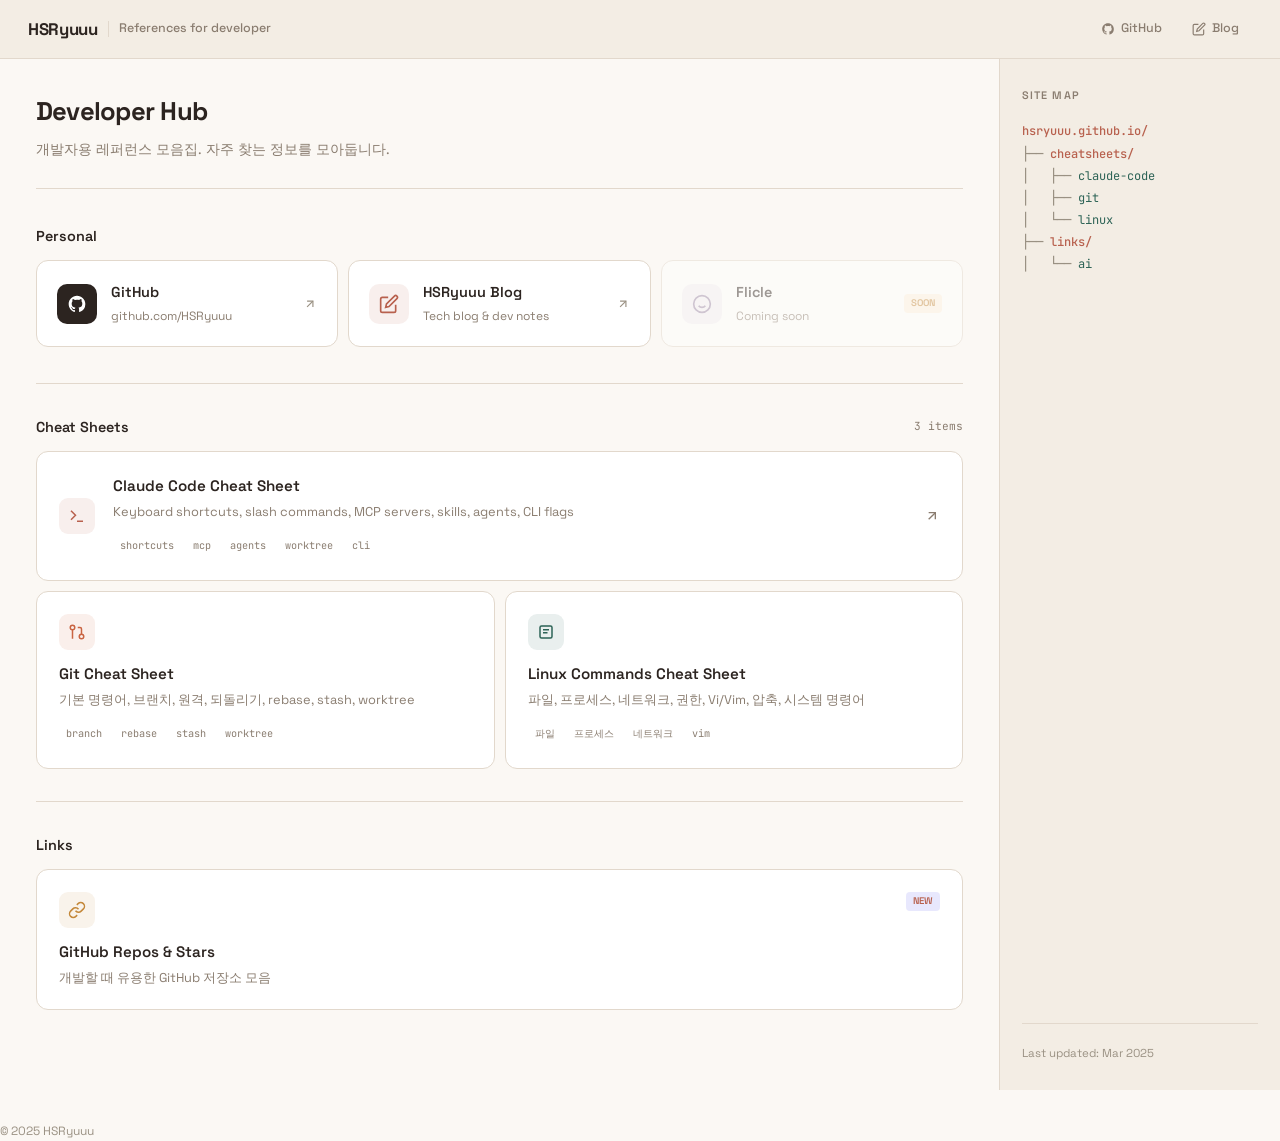
<file: index.html>
<!doctype html>
<html lang="ko">
  <head>
    <meta charset="UTF-8" />
    <meta name="viewport" content="width=device-width, initial-scale=1.0" />
    <title>HSRyuuu - Developer Hub</title>
    <link rel="icon" type="image/svg+xml" href="favicon.svg" />
    <link rel="preconnect" href="https://fonts.googleapis.com" />
    <link rel="preconnect" href="https://fonts.gstatic.com" crossorigin />
    <link
      href="https://fonts.googleapis.com/css2?family=Space+Grotesk:wght@400;500;600;700&family=JetBrains+Mono:wght@400;500&display=swap"
      rel="stylesheet"
    />
    <style>
      *,
      *::before,
      *::after {
        margin: 0;
        padding: 0;
        box-sizing: border-box;
      }
      :root {
        --bg: #fbf8f4;
        --panel: #f3ede4;
        --surface: #ffffff;
        --surface-hover: #fffcf8;
        --border: #e2d8cc;
        --border-hover: #cfc2b2;
        --text: #2c2420;
        --text-dim: #8a7d70;
        --text-faint: #9a9183;
        --indigo: #b8614e; /* terracotta (legacy name) */
        --indigo-dim: rgba(184, 97, 78, 0.1);
        --teal: #2d6356;
        --teal-dim: rgba(45, 99, 86, 0.1);
        --amber: #c4883a;
        --amber-dim: rgba(196, 136, 58, 0.1);
        --rose: #c96442;
        --rose-dim: rgba(201, 100, 66, 0.1);
        --violet: #9b89a8;
        --violet-dim: rgba(155, 137, 168, 0.12);
      }
      body {
        font-family:
          "Space Grotesk",
          -apple-system,
          BlinkMacSystemFont,
          sans-serif;
        background: var(--bg);
        color: var(--text);
        min-height: 100vh;
        line-height: 1.6;
      }
      a {
        color: inherit;
        text-decoration: none;
      }

      /* ── Top bar ── */
      .topbar {
        display: flex;
        align-items: center;
        justify-content: space-between;
        padding: 12px 28px;
        border-bottom: 1px solid var(--border);
        background: var(--panel);
        position: sticky;
        top: 0;
        z-index: 10;
      }
      .topbar-left {
        display: flex;
        align-items: center;
        gap: 10px;
      }
      .topbar-logo {
        font-size: 1.05rem;
        font-weight: 700;
        letter-spacing: -0.02em;
      }
      .topbar-sep {
        width: 1px;
        height: 16px;
        background: var(--border);
      }
      .topbar-label {
        font-size: 0.78rem;
        color: var(--text-dim);
        font-weight: 500;
      }
      .topbar-right {
        display: flex;
        gap: 4px;
      }
      .topbar-chip {
        display: inline-flex;
        align-items: center;
        gap: 6px;
        padding: 6px 12px;
        border: 1px solid transparent;
        border-radius: 7px;
        font-size: 0.78rem;
        font-weight: 500;
        color: var(--text-dim);
        transition: all 0.15s;
        cursor: pointer;
      }
      .topbar-chip:hover {
        border-color: var(--border);
        color: var(--text);
        background: var(--surface);
      }
      .topbar-chip svg {
        width: 14px;
        height: 14px;
      }

      /* ── Dashboard layout ── */
      .dashboard {
        display: grid;
        grid-template-columns: 1fr 280px;
        min-height: calc(100vh - 45px);
      }

      /* ── Left: main content ── */
      .content {
        padding: 32px 36px 48px;
        border-right: 1px solid var(--border);
      }

      /* Hero */
      .hero {
        margin-bottom: 36px;
        padding-bottom: 28px;
        border-bottom: 1px solid var(--border);
      }
      .hero h1 {
        font-size: 1.6rem;
        font-weight: 700;
        letter-spacing: -0.03em;
        margin-bottom: 6px;
      }
      .hero p {
        color: var(--text-dim);
        font-size: 0.88rem;
        max-width: 480px;
      }

      /* Link card (Personal section) */
      .link-card {
        background: var(--surface);
        border: 1px solid var(--border);
        border-radius: 12px;
        padding: 20px;
        display: flex;
        align-items: center;
        gap: 14px;
        transition: all 0.2s;
        cursor: pointer;
        position: relative;
        overflow: hidden;
      }
      .link-card:hover {
        border-color: var(--border-hover);
        background: var(--surface-hover);
      }
      .link-card .accent-line {
        position: absolute;
        top: 0;
        left: 20px;
        right: 20px;
        height: 2px;
        border-radius: 0 0 2px 2px;
        opacity: 0;
        transition: opacity 0.2s;
      }
      .link-card:hover .accent-line {
        opacity: 1;
      }
      .link-card-icon {
        width: 40px;
        height: 40px;
        border-radius: 10px;
        display: flex;
        align-items: center;
        justify-content: center;
        flex-shrink: 0;
      }
      .link-card-icon svg {
        width: 20px;
        height: 20px;
      }
      .link-card-body {
        flex: 1;
        min-width: 0;
      }
      .link-card-body h3 {
        font-size: 0.9rem;
        font-weight: 600;
        margin-bottom: 2px;
      }
      .link-card-body p {
        font-size: 0.75rem;
        color: var(--text-dim);
      }
      .link-card-arrow {
        color: var(--text-faint);
        flex-shrink: 0;
        transition: transform 0.2s;
      }
      .link-card:hover .link-card-arrow {
        transform: translate(2px, -2px);
        color: var(--text-dim);
      }
      .link-card-arrow svg {
        width: 14px;
        height: 14px;
      }
      .link-card.disabled {
        opacity: 0.45;
        cursor: default;
      }
      .link-card.disabled:hover {
        border-color: var(--border);
        background: var(--surface);
      }
      .link-card.disabled .accent-line {
        display: none;
      }

      /* Section divider */
      .section-divider {
        height: 1px;
        background: var(--border);
        margin: 8px 0 32px;
      }

      /* Section heading */
      .section-head {
        display: flex;
        align-items: center;
        justify-content: space-between;
        margin-bottom: 12px;
      }
      .section-head h2 {
        font-size: 0.9rem;
        font-weight: 600;
      }
      .section-head .count {
        font-size: 0.7rem;
        color: var(--text-dim);
        font-family: "JetBrains Mono", monospace;
      }

      /* ── 12-col grid ── */
      .grid {
        display: grid;
        grid-template-columns: repeat(12, 1fr);
        gap: 10px;
        margin-bottom: 32px;
      }
      .col-4 {
        grid-column: span 4;
      }
      .col-6 {
        grid-column: span 6;
      }
      .col-12 {
        grid-column: span 12;
      }

      /* Card */
      .card {
        background: var(--surface);
        border: 1px solid var(--border);
        border-radius: 12px;
        padding: 22px;
        display: flex;
        flex-direction: column;
        position: relative;
        overflow: hidden;
        transition: all 0.2s;
        cursor: pointer;
      }
      .card:hover {
        border-color: var(--border-hover);
        background: var(--surface-hover);
      }
      .card .accent-line {
        position: absolute;
        top: 0;
        left: 20px;
        right: 20px;
        height: 2px;
        border-radius: 0 0 2px 2px;
        opacity: 0;
        transition: opacity 0.2s;
      }
      .card:hover .accent-line {
        opacity: 1;
      }
      .card-top {
        display: flex;
        align-items: flex-start;
        justify-content: space-between;
        margin-bottom: 12px;
      }
      .card-icon {
        width: 36px;
        height: 36px;
        border-radius: 9px;
        display: flex;
        align-items: center;
        justify-content: center;
        flex-shrink: 0;
      }
      .card-icon svg {
        width: 18px;
        height: 18px;
      }
      .card-icon.indigo {
        background: var(--indigo-dim);
        color: var(--indigo);
      }
      .card-icon.teal {
        background: var(--teal-dim);
        color: var(--teal);
      }
      .card-icon.amber {
        background: var(--amber-dim);
        color: var(--amber);
      }
      .card-icon.rose {
        background: var(--rose-dim);
        color: var(--rose);
      }
      .card-icon.violet {
        background: var(--violet-dim);
        color: var(--violet);
      }

      .badge {
        font-size: 0.6rem;
        font-weight: 600;
        padding: 2px 7px;
        border-radius: 4px;
      }
      .badge.live {
        background: rgba(20, 184, 166, 0.15);
        color: var(--teal);
      }
      .badge.new {
        background: rgba(99, 102, 241, 0.15);
        color: var(--indigo);
      }
      .badge.wip {
        background: rgba(245, 158, 11, 0.12);
        color: var(--amber);
      }

      .card h3 {
        font-size: 0.95rem;
        font-weight: 600;
        margin-bottom: 4px;
      }
      .card p {
        font-size: 0.8rem;
        color: var(--text-dim);
        line-height: 1.5;
      }
      .card-tags {
        display: flex;
        gap: 5px;
        flex-wrap: wrap;
        margin-top: auto;
        padding-top: 14px;
      }
      .tag {
        font-family: "JetBrains Mono", monospace;
        font-size: 0.64rem;
        padding: 3px 7px;
        border-radius: 4px;
        background: rgba(255, 255, 255, 0.04);
        color: var(--text-dim);
      }
      .card-arrow {
        color: var(--text-dim);
        flex-shrink: 0;
        transition: transform 0.2s;
      }
      .card:hover .card-arrow {
        transform: translate(3px, -3px);
      }
      .card-arrow svg {
        width: 16px;
        height: 16px;
      }

      /* Featured card */
      .card.featured {
        flex-direction: row;
        align-items: center;
        gap: 18px;
      }
      .card.featured .card-body {
        flex: 1;
        min-width: 0;
      }
      .card.featured .card-top {
        margin-bottom: 0;
      }

      /* Disabled card */
      .card.disabled {
        opacity: 0.45;
        cursor: default;
      }
      .card.disabled:hover {
        border-color: var(--border);
        background: var(--surface);
      }
      .card.disabled .accent-line {
        display: none;
      }

      /* ── Right panel ── */
      .panel {
        padding: 28px 22px;
        background: var(--panel);
        display: flex;
        flex-direction: column;
      }
      .panel-title {
        font-size: 0.68rem;
        font-weight: 600;
        text-transform: uppercase;
        letter-spacing: 0.1em;
        color: var(--text-dim);
        margin-bottom: 16px;
      }

      /* ASCII tree */
      .ascii-tree {
        font-family: "JetBrains Mono", monospace;
        font-size: 0.75rem;
        line-height: 1.85;
        color: var(--text-faint);
      }
      .ascii-tree a {
        transition: color 0.15s;
        cursor: pointer;
      }
      .ascii-tree a:hover {
        color: var(--text);
      }
      .t-folder {
        color: var(--indigo);
        font-weight: 500;
      }
      .t-active {
        color: var(--teal);
      }
      .t-new {
        font-size: 0.58rem;
        font-weight: 600;
        color: var(--teal);
        background: var(--teal-dim);
        padding: 1px 4px;
        border-radius: 3px;
      }
      .t-wip {
        font-size: 0.58rem;
        font-weight: 600;
        color: var(--amber);
        background: var(--amber-dim);
        padding: 1px 4px;
        border-radius: 3px;
      }

      /* Panel links */
      .panel-links {
        margin-top: 32px;
      }
      .panel-link {
        display: flex;
        align-items: center;
        gap: 8px;
        padding: 7px 0;
        font-size: 0.8rem;
        color: var(--text-dim);
        transition: color 0.15s;
        cursor: pointer;
      }
      .panel-link:hover {
        color: var(--text);
      }
      .panel-link svg {
        width: 14px;
        height: 14px;
        flex-shrink: 0;
      }
      .panel-link .external-indicator {
        margin-left: auto;
        opacity: 0;
        transition: opacity 0.15s;
      }
      .panel-link:hover .external-indicator {
        opacity: 1;
      }
      .panel-link .external-indicator svg {
        width: 12px;
        height: 12px;
      }

      /* Panel footer */
      .panel-footer {
        margin-top: auto;
        padding-top: 20px;
        border-top: 1px solid var(--border);
        font-size: 0.72rem;
        color: var(--text-faint);
      }

      /* ── Footer ── */
      footer {
        margin-top: auto;
        padding-top: 32px;
        color: var(--text-faint);
        font-size: 0.75rem;
      }

      /* ── Responsive ── */
      @media (max-width: 960px) {
        .dashboard {
          grid-template-columns: 1fr;
        }
        .content {
          border-right: none;
          padding: 24px 20px 40px;
        }
        .panel {
          border-top: 1px solid var(--border);
          padding: 24px 20px;
        }
        .grid {
          grid-template-columns: 1fr;
        }
        .col-4,
        .col-6,
        .col-12 {
          grid-column: span 1;
        }
        .card.featured {
          flex-direction: column;
        }
        .topbar-right { gap: 2px; }
        .topbar-chip { padding: 6px 8px; font-size: 0.72rem; }
      }
      @media (max-width: 480px) {
        .hero h1 {
          font-size: 1.3rem;
        }
      }
    </style>
  </head>
  <body>
    <!-- Top bar -->
    <nav class="topbar">
      <div class="topbar-left">
        <a href="index.html" class="topbar-logo" style="text-decoration:none;color:inherit;">HSRyuuu</a>
        <span class="topbar-sep"></span>
        <span class="topbar-label">References for developer</span>
      </div>
      <div class="topbar-right">
        <a
          class="topbar-chip"
          href="https://github.com/HSRyuuu"
          target="_blank"
          rel="noopener"
        >
          <span data-icon="github"></span>
          GitHub
        </a>
        <a
          class="topbar-chip"
          href="https://innovation123.tistory.com/"
          target="_blank"
          rel="noopener"
        >
          <span data-icon="blog"></span>
          Blog
        </a>
      </div>
    </nav>

    <div class="dashboard">
      <!-- ── Main content ── -->
      <main class="content">
        <!-- Hero -->
        <div class="hero">
          <h1>Developer Hub</h1>
          <p>개발자용 레퍼런스 모음집. 자주 찾는 정보를 모아둡니다.</p>
        </div>

        <!-- ═══ Personal ═══ -->
        <div class="section-head">
          <h2>Personal</h2>
        </div>
        <div class="grid" style="margin-bottom: 36px">
          <a
            class="link-card col-4"
            href="https://github.com/HSRyuuu"
            target="_blank"
            rel="noopener"
          >
            <div class="accent-line" style="background: var(--text)"></div>
            <div
              class="link-card-icon"
              style="background: var(--text); color: var(--surface)"
            >
              <span data-icon="github"></span>
            </div>
            <div class="link-card-body">
              <h3>GitHub</h3>
              <p>github.com/HSRyuuu</p>
            </div>
            <span class="link-card-arrow" data-icon="arrow-up-right"></span>
          </a>

          <a
            class="link-card col-4"
            href="https://innovation123.tistory.com/"
            target="_blank"
            rel="noopener"
          >
            <div class="accent-line" style="background: var(--indigo)"></div>
            <div
              class="link-card-icon"
              style="background: var(--indigo-dim); color: var(--indigo)"
            >
              <span data-icon="blog"></span>
            </div>
            <div class="link-card-body">
              <h3>HSRyuuu Blog</h3>
              <p>Tech blog &amp; dev notes</p>
            </div>
            <span class="link-card-arrow" data-icon="arrow-up-right"></span>
          </a>

          <div class="link-card disabled col-4" aria-disabled="true">
            <div
              class="link-card-icon"
              style="background: var(--violet-dim); color: var(--violet)"
            >
              <span data-icon="smiley"></span>
            </div>
            <div class="link-card-body">
              <h3>Flicle</h3>
              <p>Coming soon</p>
            </div>
            <span class="badge wip">SOON</span>
          </div>
        </div>

        <div class="section-divider"></div>

        <!-- ═══ Cheat Sheets ═══ -->
        <div class="section-head">
          <h2>Cheat Sheets</h2>
          <span class="count">3 items</span>
        </div>
        <div class="grid">
          <a class="card featured col-12" href="cheatsheets/claude-code.html">
            <div class="accent-line" style="background: var(--indigo)"></div>
            <div class="card-icon indigo">
              <span data-icon="terminal-prompt"></span>
            </div>
            <div class="card-body">
              <h3>Claude Code Cheat Sheet</h3>
              <p>
                Keyboard shortcuts, slash commands, MCP servers, skills, agents,
                CLI flags
              </p>
              <div class="card-tags">
                <span class="tag">shortcuts</span>
                <span class="tag">mcp</span>
                <span class="tag">agents</span>
                <span class="tag">worktree</span>
                <span class="tag">cli</span>
              </div>
            </div>
            <span class="card-arrow" data-icon="arrow-up-right"></span>
          </a>

          <a class="card col-6" href="cheatsheets/git.html">
            <div class="accent-line" style="background: var(--rose)"></div>
            <div class="card-top">
              <div class="card-icon rose">
                <span data-icon="git-branch"></span>
              </div>
            </div>
            <h3>Git Cheat Sheet</h3>
            <p>기본 명령어, 브랜치, 원격, 되돌리기, rebase, stash, worktree</p>
            <div class="card-tags">
              <span class="tag">branch</span>
              <span class="tag">rebase</span>
              <span class="tag">stash</span>
              <span class="tag">worktree</span>
            </div>
          </a>

          <a class="card col-6" href="cheatsheets/linux.html">
            <div class="accent-line" style="background: var(--teal)"></div>
            <div class="card-top">
              <div class="card-icon teal">
                <span data-icon="terminal"></span>
              </div>
            </div>
            <h3>Linux Commands Cheat Sheet</h3>
            <p>파일, 프로세스, 네트워크, 권한, Vi/Vim, 압축, 시스템 명령어</p>
            <div class="card-tags">
              <span class="tag">파일</span>
              <span class="tag">프로세스</span>
              <span class="tag">네트워크</span>
              <span class="tag">vim</span>
            </div>
          </a>
        </div>

        <div class="section-divider"></div>

        <!-- ═══ Links ═══ -->
        <div class="section-head">
          <h2>Links</h2>
        </div>
        <div class="grid">
          <a class="card col-12" href="links/ai.html">
            <div class="accent-line" style="background: var(--amber)"></div>
            <div class="card-top">
              <div class="card-icon amber">
                <span data-icon="link-chain"></span>
              </div>
              <span class="badge new">NEW</span>
            </div>
            <h3>GitHub Repos &amp; Stars</h3>
            <p>개발할 때 유용한 GitHub 저장소 모음</p>
          </a>
        </div>

      </main>

      <!-- ── Right panel ── -->
      <aside class="panel">
        <div class="panel-title">Site Map</div>
        <div class="ascii-tree">
          <a class="t-folder" href="index.html" style="cursor: pointer"
            >hsryuuu.github.io/</a
          ><br />
          ├── <span class="t-folder">cheatsheets/</span><br />
          │&nbsp;&nbsp; ├──
          <a class="t-active" href="cheatsheets/claude-code.html"
            >claude-code</a
          >
          <br />
          │&nbsp;&nbsp; ├──
          <a class="t-active" href="cheatsheets/git.html">git</a><br />
          │&nbsp;&nbsp; └──
          <a class="t-active" href="cheatsheets/linux.html">linux</a><br />
          ├── <span class="t-folder">links/</span><br />
          │&nbsp;&nbsp; └──
          <a class="t-active" href="links/ai.html">ai</a>
        </div>

        <div class="panel-footer">Last updated: Mar 2025</div>
      </aside>
    </div>
    <footer>&copy; 2025 HSRyuuu</footer>
    <script src="icons.js"></script>
  </body>
</html>
</file>
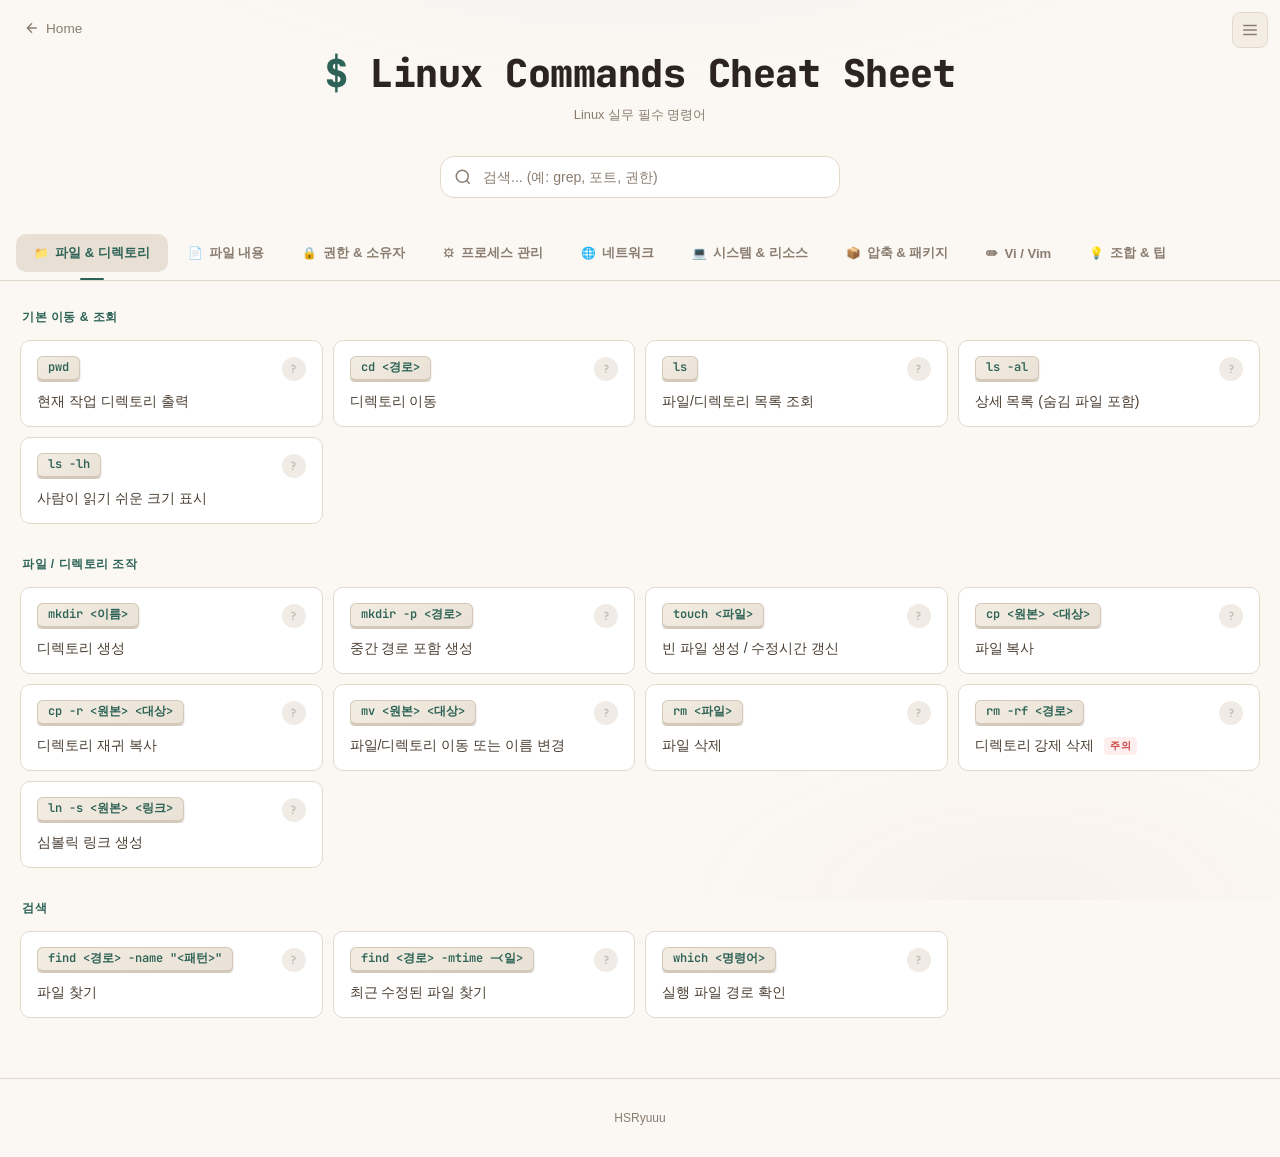
<file: cheatsheets/linux.html>
<!doctype html>
<html lang="ko">
  <head>
    <meta charset="UTF-8" />
    <meta name="viewport" content="width=device-width, initial-scale=1.0" />
    <title>Linux Commands Cheat Sheet</title>
    <link rel="icon" type="image/svg+xml" href="../favicon.svg" />
    <link rel="preconnect" href="https://fonts.googleapis.com" />
    <link rel="preconnect" href="https://fonts.gstatic.com" crossorigin />
    <link
      href="https://fonts.googleapis.com/css2?family=JetBrains+Mono:wght@400;500;600;700&family=Pretendard:wght@400;500;600;700;800&display=swap"
      rel="stylesheet"
    />
    <link rel="stylesheet" href="base.css" />
    <link rel="stylesheet" href="linux.css" />
  </head>
  <body>
    <a href="#main-content" class="skip-link">본문으로 건너뛰기</a>

    <!-- Header -->
    <header class="header">
      <a class="back-link" href="../index.html" aria-label="홈으로 돌아가기">
        <span data-icon="back-arrow"></span>
        Home
      </a>
      <h1><span>$</span> Linux Commands Cheat Sheet</h1>
      <div class="header-meta">
        <span>Linux 실무 필수 명령어</span>
      </div>
    </header>

    <!-- Search -->
    <div class="search-bar">
      <span data-icon="search"></span>
      <label for="searchInput" class="sr-only">치트시트 검색</label>
      <input
        type="search"
        id="searchInput"
        placeholder="검색... (예: grep, 포트, 권한)"
        autocomplete="off"
      />
      <span class="search-count" id="searchCount" aria-live="polite"></span>
    </div>

    <!-- Tabs -->
    <nav class="tabs-wrapper" aria-label="카테고리 탭">
      <div class="tabs-scroll">
        <div class="tabs" id="tabs" role="tablist">
          <button
            class="tab active"
            data-tab="files"
            role="tab"
            aria-selected="true"
            aria-controls="panel-files"
          >
            <span class="tab-icon" aria-hidden="true">&#x1F4C1;</span>파일 &amp;
            디렉토리
          </button>
          <button
            class="tab"
            data-tab="content"
            role="tab"
            aria-selected="false"
            aria-controls="panel-content"
          >
            <span class="tab-icon" aria-hidden="true">&#x1F4C4;</span>파일 내용
          </button>
          <button
            class="tab"
            data-tab="permission"
            role="tab"
            aria-selected="false"
            aria-controls="panel-permission"
          >
            <span class="tab-icon" aria-hidden="true">&#x1F512;</span>권한 &amp;
            소유자
          </button>
          <button
            class="tab"
            data-tab="process"
            role="tab"
            aria-selected="false"
            aria-controls="panel-process"
          >
            <span class="tab-icon" aria-hidden="true">&#x2699;</span>프로세스
            관리
          </button>
          <button
            class="tab"
            data-tab="network"
            role="tab"
            aria-selected="false"
            aria-controls="panel-network"
          >
            <span class="tab-icon" aria-hidden="true">&#x1F310;</span>네트워크
          </button>
          <button
            class="tab"
            data-tab="system"
            role="tab"
            aria-selected="false"
            aria-controls="panel-system"
          >
            <span class="tab-icon" aria-hidden="true">&#x1F4BB;</span>시스템
            &amp; 리소스
          </button>
          <button
            class="tab"
            data-tab="archive"
            role="tab"
            aria-selected="false"
            aria-controls="panel-archive"
          >
            <span class="tab-icon" aria-hidden="true">&#x1F4E6;</span>압축 &amp;
            패키지
          </button>
          <button
            class="tab"
            data-tab="vim"
            role="tab"
            aria-selected="false"
            aria-controls="panel-vim"
          >
            <span class="tab-icon" aria-hidden="true">&#x270F;</span>Vi / Vim
          </button>
          <button
            class="tab"
            data-tab="tips"
            role="tab"
            aria-selected="false"
            aria-controls="panel-tips"
          >
            <span class="tab-icon" aria-hidden="true">&#x1F4A1;</span>조합 &amp;
            팁
          </button>
        </div>
      </div>
    </nav>

    <!-- Content -->
    <main class="content-area" id="main-content">
      <div class="no-results" id="noResults">검색 결과가 없습니다.</div>

      <!-- ═══════ 파일 & 디렉토리 ═══════ -->
      <div class="tab-panel active" id="panel-files" role="tabpanel">
        <div class="section-group">
          <div class="section-title">기본 이동 &amp; 조회</div>
          <div class="cards">
            <div
              class="card"
              data-search="pwd 현재 디렉토리 경로 print working directory"
            >
              <div class="card-header">
                <div class="card-keys"><kbd class="cmd wide">pwd</kbd></div>
                <button class="help-btn" aria-label="상세 설명 보기">?</button>
                <div class="tooltip">
                  현재 위치한 디렉토리의 전체 경로를 출력합니다.
                </div>
              </div>
              <div class="card-body">
                <span class="card-desc">현재 작업 디렉토리 출력</span>
              </div>
            </div>
            <div
              class="card"
              data-search="cd 이동 디렉토리 change directory 홈 상위"
            >
              <div class="card-header">
                <div class="card-keys">
                  <kbd class="cmd wide">cd &lt;경로&gt;</kbd>
                </div>
                <button class="help-btn" aria-label="상세 설명 보기">?</button>
                <div class="tooltip">
                  cd ~ (홈), cd .. (상위), cd - (이전 디렉토리)로 빠르게 이동할
                  수 있습니다.
                </div>
              </div>
              <div class="card-body">
                <span class="card-desc">디렉토리 이동</span>
              </div>
            </div>
            <div class="card" data-search="ls 목록 조회 list files directories">
              <div class="card-header">
                <div class="card-keys"><kbd class="cmd wide">ls</kbd></div>
                <button class="help-btn" aria-label="상세 설명 보기">?</button>
                <div class="tooltip">
                  현재 디렉토리의 파일과 폴더를 나열합니다. 기본적으로 숨김
                  파일은 표시하지 않습니다.
                </div>
              </div>
              <div class="card-body">
                <span class="card-desc">파일/디렉토리 목록 조회</span>
              </div>
            </div>
            <div
              class="card"
              data-search="ls -al 상세 목록 숨김 파일 hidden all long"
            >
              <div class="card-header">
                <div class="card-keys"><kbd class="cmd wide">ls -al</kbd></div>
                <button class="help-btn" aria-label="상세 설명 보기">?</button>
                <div class="tooltip">
                  -a는 숨김 파일(.으로 시작), -l은 권한/소유자/크기/날짜 등 상세
                  정보를 표시합니다.
                </div>
              </div>
              <div class="card-body">
                <span class="card-desc">상세 목록 (숨김 파일 포함)</span>
              </div>
            </div>
            <div
              class="card"
              data-search="ls -lh 사람 읽기 크기 human readable size"
            >
              <div class="card-header">
                <div class="card-keys"><kbd class="cmd wide">ls -lh</kbd></div>
                <button class="help-btn" aria-label="상세 설명 보기">?</button>
                <div class="tooltip">
                  -h 옵션으로 파일 크기를 KB, MB, GB 단위로 표시합니다. 예:
                  4.0K, 1.2M
                </div>
              </div>
              <div class="card-body">
                <span class="card-desc">사람이 읽기 쉬운 크기 표시</span>
              </div>
            </div>
          </div>
        </div>

        <div class="section-group">
          <div class="section-title">파일 / 디렉토리 조작</div>
          <div class="cards">
            <div
              class="card"
              data-search="mkdir 디렉토리 생성 make directory 폴더 만들기"
            >
              <div class="card-header">
                <div class="card-keys">
                  <kbd class="cmd wide">mkdir &lt;이름&gt;</kbd>
                </div>
                <button class="help-btn" aria-label="상세 설명 보기">?</button>
                <div class="tooltip">
                  mkdir -p a/b/c 로 중간 디렉토리를 한 번에 생성할 수 있습니다.
                </div>
              </div>
              <div class="card-body">
                <span class="card-desc">디렉토리 생성</span>
              </div>
            </div>
            <div
              class="card"
              data-search="mkdir -p 중간 경로 포함 생성 parents recursive"
            >
              <div class="card-header">
                <div class="card-keys">
                  <kbd class="cmd wide">mkdir -p &lt;경로&gt;</kbd>
                </div>
                <button class="help-btn" aria-label="상세 설명 보기">?</button>
                <div class="tooltip">
                  부모 디렉토리가 없어도 자동으로 생성합니다. 스크립트에서 자주
                  사용합니다.
                </div>
              </div>
              <div class="card-body">
                <span class="card-desc">중간 경로 포함 생성</span>
              </div>
            </div>
            <div
              class="card"
              data-search="touch 빈 파일 생성 수정시간 갱신 create empty file"
            >
              <div class="card-header">
                <div class="card-keys">
                  <kbd class="cmd wide">touch &lt;파일&gt;</kbd>
                </div>
                <button class="help-btn" aria-label="상세 설명 보기">?</button>
                <div class="tooltip">
                  파일이 없으면 새로 만들고, 있으면 수정 시간만 업데이트합니다.
                </div>
              </div>
              <div class="card-body">
                <span class="card-desc">빈 파일 생성 / 수정시간 갱신</span>
              </div>
            </div>
            <div class="card" data-search="cp 복사 파일 copy file backup">
              <div class="card-header">
                <div class="card-keys">
                  <kbd class="cmd wide">cp &lt;원본&gt; &lt;대상&gt;</kbd>
                </div>
                <button class="help-btn" aria-label="상세 설명 보기">?</button>
                <div class="tooltip">
                  cp -r 옵션으로 디렉토리를 재귀적으로 복사합니다. 예: cp
                  file.txt file_backup.txt
                </div>
              </div>
              <div class="card-body">
                <span class="card-desc">파일 복사</span>
              </div>
            </div>
            <div
              class="card"
              data-search="cp -r 디렉토리 재귀 복사 recursive copy directory"
            >
              <div class="card-header">
                <div class="card-keys">
                  <kbd class="cmd wide">cp -r &lt;원본&gt; &lt;대상&gt;</kbd>
                </div>
                <button class="help-btn" aria-label="상세 설명 보기">?</button>
                <div class="tooltip">
                  디렉토리와 하위 내용을 모두 복사합니다. 백업 시 자주
                  사용합니다.
                </div>
              </div>
              <div class="card-body">
                <span class="card-desc">디렉토리 재귀 복사</span>
              </div>
            </div>
            <div
              class="card"
              data-search="mv 이동 이름 변경 move rename file directory"
            >
              <div class="card-header">
                <div class="card-keys">
                  <kbd class="cmd wide">mv &lt;원본&gt; &lt;대상&gt;</kbd>
                </div>
                <button class="help-btn" aria-label="상세 설명 보기">?</button>
                <div class="tooltip">
                  mv old.txt new.txt (이름변경), mv file.txt /tmp/ (이동). 같은
                  명령어로 두 가지 용도로 사용합니다.
                </div>
              </div>
              <div class="card-body">
                <span class="card-desc">파일/디렉토리 이동 또는 이름 변경</span>
              </div>
            </div>
            <div class="card" data-search="rm 삭제 파일 remove delete file">
              <div class="card-header">
                <div class="card-keys">
                  <kbd class="cmd wide">rm &lt;파일&gt;</kbd>
                </div>
                <button class="help-btn" aria-label="상세 설명 보기">?</button>
                <div class="tooltip">
                  휴지통 없이 바로 삭제됩니다! rm -i 옵션으로 삭제 전 확인을
                  받을 수 있습니다.
                </div>
              </div>
              <div class="card-body">
                <span class="card-desc">파일 삭제</span>
              </div>
            </div>
            <div
              class="card"
              data-search="rm -rf 강제 삭제 디렉토리 force recursive dangerous"
            >
              <div class="card-header">
                <div class="card-keys">
                  <kbd class="cmd wide">rm -rf &lt;경로&gt;</kbd>
                </div>
                <button class="help-btn" aria-label="상세 설명 보기">?</button>
                <div class="tooltip">
                  -r(재귀) -f(강제) 삭제. 매우 위험한 명령어입니다. 실행 전
                  경로를 반드시 확인하세요! 특히 rm -rf / 는 절대 실행하지
                  마세요.
                </div>
              </div>
              <div class="card-body">
                <span class="card-desc"
                  >디렉토리 강제 삭제
                  <span class="card-badge danger">주의</span></span
                >
              </div>
            </div>
            <div
              class="card"
              data-search="ln -s 심볼릭 링크 symbolic link symlink 바로가기"
            >
              <div class="card-header">
                <div class="card-keys">
                  <kbd class="cmd wide">ln -s &lt;원본&gt; &lt;링크&gt;</kbd>
                </div>
                <button class="help-btn" aria-label="상세 설명 보기">?</button>
                <div class="tooltip">
                  바로가기와 비슷합니다. 원본 파일을 가리키는 링크를 만듭니다.
                  예: ln -s /usr/local/bin/node node
                </div>
              </div>
              <div class="card-body">
                <span class="card-desc">심볼릭 링크 생성</span>
              </div>
            </div>
          </div>
        </div>

        <div class="section-group">
          <div class="section-title">검색</div>
          <div class="cards">
            <div
              class="card"
              data-search="find 파일 찾기 검색 search name pattern"
            >
              <div class="card-header">
                <div class="card-keys">
                  <kbd class="cmd wide"
                    >find &lt;경로&gt; -name "&lt;패턴&gt;"</kbd
                  >
                </div>
                <button class="help-btn" aria-label="상세 설명 보기">?</button>
                <div class="tooltip">
                  find . -name "*.log" (현재 디렉토리에서 .log 파일 찾기). -type
                  f(파일만), -type d(디렉토리만) 옵션도 유용합니다.
                </div>
              </div>
              <div class="card-body">
                <span class="card-desc">파일 찾기</span>
              </div>
            </div>
            <div
              class="card"
              data-search="find mtime 최근 수정 파일 modified time recent days"
            >
              <div class="card-header">
                <div class="card-keys">
                  <kbd class="cmd wide"
                    >find &lt;경로&gt; -mtime -&lt;일&gt;</kbd
                  >
                </div>
                <button class="help-btn" aria-label="상세 설명 보기">?</button>
                <div class="tooltip">
                  find . -mtime -7 (7일 이내 수정된 파일). -mtime +30 (30일 이전
                  파일) 등으로 오래된 파일 정리에 활용합니다.
                </div>
              </div>
              <div class="card-body">
                <span class="card-desc">최근 수정된 파일 찾기</span>
              </div>
            </div>
            <div
              class="card"
              data-search="which 실행 파일 경로 확인 binary path command location"
            >
              <div class="card-header">
                <div class="card-keys">
                  <kbd class="cmd wide">which &lt;명령어&gt;</kbd>
                </div>
                <button class="help-btn" aria-label="상세 설명 보기">?</button>
                <div class="tooltip">
                  which node, which python 등으로 어떤 버전의 바이너리가
                  실행되는지 확인할 때 사용합니다.
                </div>
              </div>
              <div class="card-body">
                <span class="card-desc">실행 파일 경로 확인</span>
              </div>
            </div>
          </div>
        </div>
      </div>

      <!-- ═══════ 파일 내용 ═══════ -->
      <div class="tab-panel" id="panel-content" role="tabpanel">
        <div class="section-group">
          <div class="section-title">파일 보기</div>
          <div class="cards">
            <div
              class="card"
              data-search="cat 파일 전체 내용 출력 print file contents"
            >
              <div class="card-header">
                <div class="card-keys">
                  <kbd class="cmd wide">cat &lt;파일&gt;</kbd>
                </div>
                <button class="help-btn" aria-label="상세 설명 보기">?</button>
                <div class="tooltip">
                  짧은 파일을 빠르게 확인할 때 사용합니다. 긴 파일은 less를
                  사용하세요.
                </div>
              </div>
              <div class="card-body">
                <span class="card-desc">파일 전체 내용 출력</span>
              </div>
            </div>
            <div
              class="card"
              data-search="less 페이지 단위 파일 보기 pager scroll"
            >
              <div class="card-header">
                <div class="card-keys">
                  <kbd class="cmd wide">less &lt;파일&gt;</kbd>
                </div>
                <button class="help-btn" aria-label="상세 설명 보기">?</button>
                <div class="tooltip">
                  방향키/Page Up·Down으로 이동, /검색어로 검색, q로 종료. 로그
                  파일 볼 때 필수입니다.
                </div>
              </div>
              <div class="card-body">
                <span class="card-desc">페이지 단위로 파일 보기</span>
              </div>
            </div>
            <div class="card" data-search="head 처음 줄 출력 first lines top">
              <div class="card-header">
                <div class="card-keys">
                  <kbd class="cmd wide">head -n &lt;줄수&gt; &lt;파일&gt;</kbd>
                </div>
                <button class="help-btn" aria-label="상세 설명 보기">?</button>
                <div class="tooltip">
                  head -n 20 app.log (처음 20줄). -n 생략 시 기본 10줄을
                  표시합니다.
                </div>
              </div>
              <div class="card-body">
                <span class="card-desc">파일 처음 N줄 출력</span>
              </div>
            </div>
            <div
              class="card"
              data-search="tail 마지막 줄 출력 last lines bottom"
            >
              <div class="card-header">
                <div class="card-keys">
                  <kbd class="cmd wide">tail -n &lt;줄수&gt; &lt;파일&gt;</kbd>
                </div>
                <button class="help-btn" aria-label="상세 설명 보기">?</button>
                <div class="tooltip">
                  tail -n 50 app.log (마지막 50줄). 로그 파일의 최근 내용 확인에
                  자주 사용합니다.
                </div>
              </div>
              <div class="card-body">
                <span class="card-desc">파일 마지막 N줄 출력</span>
              </div>
            </div>
            <div
              class="card"
              data-search="tail -f 실시간 파일 추적 follow watch log realtime"
            >
              <div class="card-header">
                <div class="card-keys">
                  <kbd class="cmd wide">tail -f &lt;파일&gt;</kbd>
                </div>
                <button class="help-btn" aria-label="상세 설명 보기">?</button>
                <div class="tooltip">
                  로그 파일을 실시간으로 모니터링합니다. Ctrl+C로 종료. 서버
                  로그 디버깅 시 필수입니다.
                </div>
              </div>
              <div class="card-body">
                <span class="card-desc">실시간 파일 추적</span>
              </div>
            </div>
            <div class="card" data-search="wc -l 줄 수 카운트 word count lines">
              <div class="card-header">
                <div class="card-keys">
                  <kbd class="cmd wide">wc -l &lt;파일&gt;</kbd>
                </div>
                <button class="help-btn" aria-label="상세 설명 보기">?</button>
                <div class="tooltip">
                  wc -w (단어 수), wc -c (바이트 수). 파이프와 함께: cat file |
                  wc -l
                </div>
              </div>
              <div class="card-body">
                <span class="card-desc">줄 수 카운트</span>
              </div>
            </div>
          </div>
        </div>

        <div class="section-group">
          <div class="section-title">텍스트 검색 &amp; 처리</div>
          <div class="cards">
            <div
              class="card"
              data-search="grep 텍스트 검색 문자열 찾기 search text pattern"
            >
              <div class="card-header">
                <div class="card-keys">
                  <kbd class="cmd wide">grep "&lt;패턴&gt;" &lt;파일&gt;</kbd>
                </div>
                <button class="help-btn" aria-label="상세 설명 보기">?</button>
                <div class="tooltip">
                  grep -i (대소문자 무시), grep -r (재귀 검색), grep -n (줄 번호
                  표시). 예: grep -rn "TODO" src/
                </div>
              </div>
              <div class="card-body">
                <span class="card-desc">텍스트 검색</span>
              </div>
            </div>
            <div
              class="card"
              data-search="grep -r 재귀 검색 디렉토리 recursive search project"
            >
              <div class="card-header">
                <div class="card-keys">
                  <kbd class="cmd wide"
                    >grep -r "&lt;패턴&gt;" &lt;경로&gt;</kbd
                  >
                </div>
                <button class="help-btn" aria-label="상세 설명 보기">?</button>
                <div class="tooltip">
                  프로젝트 전체에서 특정 문자열을 찾을 때 사용합니다. grep -rn
                  "import express" . --include="*.js"
                </div>
              </div>
              <div class="card-body">
                <span class="card-desc">디렉토리 재귀 검색</span>
              </div>
            </div>
            <div
              class="card"
              data-search="sort 정렬 오름차순 내림차순 숫자 sort ascending descending"
            >
              <div class="card-header">
                <div class="card-keys">
                  <kbd class="cmd wide">sort &lt;파일&gt;</kbd>
                </div>
                <button class="help-btn" aria-label="상세 설명 보기">?</button>
                <div class="tooltip">
                  sort -n (숫자 정렬), sort -r (역순), sort -u (중복 제거 후
                  정렬). 파이프와 함께 많이 사용합니다.
                </div>
              </div>
              <div class="card-body"><span class="card-desc">정렬</span></div>
            </div>
            <div
              class="card"
              data-search="uniq 중복 제거 연속 duplicate remove unique"
            >
              <div class="card-header">
                <div class="card-keys"><kbd class="cmd wide">uniq</kbd></div>
                <button class="help-btn" aria-label="상세 설명 보기">?</button>
                <div class="tooltip">
                  보통 sort와 함께 사용: sort file.txt | uniq -c (중복 횟수
                  표시). 로그 분석에 유용합니다.
                </div>
              </div>
              <div class="card-body">
                <span class="card-desc">연속 중복 제거</span>
              </div>
            </div>
            <div
              class="card"
              data-search="diff 두 파일 비교 차이점 compare difference"
            >
              <div class="card-header">
                <div class="card-keys">
                  <kbd class="cmd wide">diff &lt;파일1&gt; &lt;파일2&gt;</kbd>
                </div>
                <button class="help-btn" aria-label="상세 설명 보기">?</button>
                <div class="tooltip">
                  두 파일의 차이점을 줄 단위로 보여줍니다. diff -u (unified
                  형식)로 보면 더 읽기 쉽습니다.
                </div>
              </div>
              <div class="card-body">
                <span class="card-desc">두 파일 비교</span>
              </div>
            </div>
            <div
              class="card"
              data-search="awk 컬럼 추출 필드 column extract field print"
            >
              <div class="card-header">
                <div class="card-keys">
                  <kbd class="cmd wide">awk '{print $N}'</kbd>
                </div>
                <button class="help-btn" aria-label="상세 설명 보기">?</button>
                <div class="tooltip">
                  공백으로 구분된 텍스트에서 N번째 컬럼을 추출합니다. 예: ps aux
                  | awk '{print $2, $11}' (PID와 명령어)
                </div>
              </div>
              <div class="card-body">
                <span class="card-desc">컬럼 추출</span>
              </div>
            </div>
            <div
              class="card"
              data-search="sed 텍스트 치환 찾기 바꾸기 replace substitute"
            >
              <div class="card-header">
                <div class="card-keys">
                  <kbd class="cmd wide">sed 's/찾기/바꾸기/g'</kbd>
                </div>
                <button class="help-btn" aria-label="상세 설명 보기">?</button>
                <div class="tooltip">
                  sed -i 's/old/new/g' file.txt (파일 직접 수정). 스크립트에서
                  설정값 변경 시 유용합니다.
                </div>
              </div>
              <div class="card-body">
                <span class="card-desc">텍스트 치환</span>
              </div>
            </div>
            <div
              class="card"
              data-search="xargs 파이프 입력 인자 변환 pipe arguments convert"
            >
              <div class="card-header">
                <div class="card-keys"><kbd class="cmd wide">xargs</kbd></div>
                <button class="help-btn" aria-label="상세 설명 보기">?</button>
                <div class="tooltip">
                  find . -name "*.tmp" | xargs rm (찾은 파일을 삭제). 다른
                  명령어의 출력을 인자로 전달할 때 사용합니다.
                </div>
              </div>
              <div class="card-body">
                <span class="card-desc">파이프 입력을 인자로 변환</span>
              </div>
            </div>
          </div>
        </div>
      </div>

      <!-- ═══════ 권한 & 소유자 ═══════ -->
      <div class="tab-panel" id="panel-permission" role="tabpanel">
        <div class="section-group">
          <div class="section-title">권한 관리</div>
          <div class="cards">
            <div
              class="card"
              data-search="chmod 권한 변경 permission change mode 755 644"
            >
              <div class="card-header">
                <div class="card-keys">
                  <kbd class="cmd wide">chmod &lt;권한&gt; &lt;파일&gt;</kbd>
                </div>
                <button class="help-btn" aria-label="상세 설명 보기">?</button>
                <div class="tooltip">
                  chmod 755 script.sh (소유자:rwx, 그룹:r-x, 기타:r-x). chmod +x
                  script.sh (실행 권한 추가). 숫자 표기: r=4, w=2, x=1
                </div>
              </div>
              <div class="card-body">
                <span class="card-desc">파일 권한 변경</span>
              </div>
            </div>
            <div
              class="card"
              data-search="chmod -R 디렉토리 하위 전체 권한 변경 recursive"
            >
              <div class="card-header">
                <div class="card-keys">
                  <kbd class="cmd wide">chmod -R &lt;권한&gt; &lt;경로&gt;</kbd>
                </div>
                <button class="help-btn" aria-label="상세 설명 보기">?</button>
                <div class="tooltip">
                  하위 파일/디렉토리 권한을 일괄 변경합니다. 주의:
                  디렉토리에는 실행(x) 권한이 필요하므로 chmod -R 755
                  logs/ 처럼 사용하세요.
                </div>
              </div>
              <div class="card-body">
                <span class="card-desc">디렉토리 하위 전체 권한 변경</span>
              </div>
            </div>
            <div
              class="card"
              data-search="chown 소유자 변경 owner group change ownership"
            >
              <div class="card-header">
                <div class="card-keys">
                  <kbd class="cmd wide"
                    >chown &lt;유저&gt;:&lt;그룹&gt; &lt;파일&gt;</kbd
                  >
                </div>
                <button class="help-btn" aria-label="상세 설명 보기">?</button>
                <div class="tooltip">
                  chown www-data:www-data /var/www (웹 서버 디렉토리 소유자
                  변경). -R 옵션으로 재귀 적용 가능합니다.
                </div>
              </div>
              <div class="card-body">
                <span class="card-desc">소유자 변경</span>
              </div>
            </div>
            <div
              class="card"
              data-search="umask 기본 권한 마스크 default permission mask"
            >
              <div class="card-header">
                <div class="card-keys"><kbd class="cmd wide">umask</kbd></div>
                <button class="help-btn" aria-label="상세 설명 보기">?</button>
                <div class="tooltip">
                  새로 생성되는 파일/디렉토리의 기본 권한을 결정합니다. umask
                  022가 일반적입니다.
                </div>
              </div>
              <div class="card-body">
                <span class="card-desc">기본 권한 마스크 확인/설정</span>
              </div>
            </div>
          </div>
        </div>

        <div class="section-group">
          <div class="cards">
            <div
              class="card note-card"
              data-search="권한 숫자 읽기 rwx permission number"
            >
              <div class="card-body">
                <span class="card-desc"
                  >권한 숫자 읽기: r(읽기)=4, w(쓰기)=2, x(실행)=1 &#x2192;
                  합산. 예: 755 = rwxr-xr-x, 644 = rw-r--r--</span
                >
              </div>
            </div>
          </div>
        </div>

        <div class="section-group">
          <div class="section-title">파일 정보</div>
          <div class="cards">
            <div
              class="card"
              data-search="ls -la 권한 상세 확인 detail permission view"
            >
              <div class="card-header">
                <div class="card-keys"><kbd class="cmd wide">ls -la</kbd></div>
                <button class="help-btn" aria-label="상세 설명 보기">?</button>
                <div class="tooltip">
                  drwxr-xr-x 형태로 표시됩니다. d=디렉토리, r=읽기, w=쓰기,
                  x=실행. 첫 번째 3자리=소유자, 두 번째=그룹, 세 번째=기타
                </div>
              </div>
              <div class="card-body">
                <span class="card-desc">권한 상세 확인</span>
              </div>
            </div>
            <div
              class="card"
              data-search="stat 파일 상세 메타데이터 metadata inode"
            >
              <div class="card-header">
                <div class="card-keys">
                  <kbd class="cmd wide">stat &lt;파일&gt;</kbd>
                </div>
                <button class="help-btn" aria-label="상세 설명 보기">?</button>
                <div class="tooltip">
                  파일 크기, 블록 수, inode, 접근/수정/변경 시간, 권한 등 모든
                  메타데이터를 표시합니다.
                </div>
              </div>
              <div class="card-body">
                <span class="card-desc">파일 상세 메타데이터</span>
              </div>
            </div>
            <div
              class="card"
              data-search="file 파일 타입 확인 type detect identify"
            >
              <div class="card-header">
                <div class="card-keys">
                  <kbd class="cmd wide">file &lt;파일&gt;</kbd>
                </div>
                <button class="help-btn" aria-label="상세 설명 보기">?</button>
                <div class="tooltip">
                  확장자에 의존하지 않고 파일의 실제 타입을 판별합니다. 예: file
                  image.png &#x2192; PNG image data
                </div>
              </div>
              <div class="card-body">
                <span class="card-desc">파일 타입 확인</span>
              </div>
            </div>
          </div>
        </div>
      </div>

      <!-- ═══════ 프로세스 관리 ═══════ -->
      <div class="tab-panel" id="panel-process" role="tabpanel">
        <div class="section-group">
          <div class="section-title">프로세스 조회</div>
          <div class="cards">
            <div
              class="card"
              data-search="ps aux 전체 프로세스 목록 all processes list cpu memory"
            >
              <div class="card-header">
                <div class="card-keys"><kbd class="cmd wide">ps aux</kbd></div>
                <button class="help-btn" aria-label="상세 설명 보기">?</button>
                <div class="tooltip">
                  a(모든 사용자), u(상세 정보), x(터미널 없는 프로세스 포함).
                  CPU, 메모리 사용량, PID 등을 확인할 수 있습니다.
                </div>
              </div>
              <div class="card-body">
                <span class="card-desc">전체 프로세스 목록</span>
              </div>
            </div>
            <div
              class="card"
              data-search="ps -ef 전체 프로세스 다른 형식 full format ppid parent"
            >
              <div class="card-header">
                <div class="card-keys"><kbd class="cmd wide">ps -ef</kbd></div>
                <button class="help-btn" aria-label="상세 설명 보기">?</button>
                <div class="tooltip">
                  -e(모든 프로세스), -f(full format). PPID(부모 PID)를 확인할 수
                  있어 프로세스 관계를 파악하기 좋습니다.
                </div>
              </div>
              <div class="card-body">
                <span class="card-desc">전체 프로세스 (다른 형식)</span>
              </div>
            </div>
            <div
              class="card"
              data-search="ps aux grep 특정 프로세스 검색 filter find specific"
            >
              <div class="card-header">
                <div class="card-keys">
                  <kbd class="cmd wide">ps aux | grep &lt;이름&gt;</kbd>
                </div>
                <button class="help-btn" aria-label="상세 설명 보기">?</button>
                <div class="tooltip">
                  ps aux | grep node (node 프로세스 찾기). grep -v grep을
                  추가하면 grep 자체를 제외할 수 있습니다.
                </div>
              </div>
              <div class="card-body">
                <span class="card-desc">특정 프로세스 검색</span>
              </div>
            </div>
            <div
              class="card"
              data-search="top 실시간 프로세스 모니터링 realtime monitor cpu"
            >
              <div class="card-header">
                <div class="card-keys"><kbd class="cmd wide">top</kbd></div>
                <button class="help-btn" aria-label="상세 설명 보기">?</button>
                <div class="tooltip">
                  CPU/메모리 사용량 순으로 프로세스를 실시간 표시합니다. q로
                  종료. Shift+M(메모리 순), Shift+P(CPU 순) 정렬.
                </div>
              </div>
              <div class="card-body">
                <span class="card-desc">실시간 프로세스 모니터링</span>
              </div>
            </div>
            <div
              class="card"
              data-search="htop 향상된 프로세스 모니터링 enhanced better color tree"
            >
              <div class="card-header">
                <div class="card-keys"><kbd class="cmd wide">htop</kbd></div>
                <button class="help-btn" aria-label="상세 설명 보기">?</button>
                <div class="tooltip">
                  top의 개선 버전으로 컬러 표시, 마우스 지원, 트리 뷰 등을
                  제공합니다. 설치 필요: apt install htop
                </div>
              </div>
              <div class="card-body">
                <span class="card-desc">향상된 프로세스 모니터링</span>
              </div>
            </div>
          </div>
        </div>

        <div class="section-group">
          <div class="section-title">프로세스 제어</div>
          <div class="cards">
            <div
              class="card"
              data-search="kill PID 프로세스 종료 terminate sigterm signal"
            >
              <div class="card-header">
                <div class="card-keys">
                  <kbd class="cmd wide">kill &lt;PID&gt;</kbd>
                </div>
                <button class="help-btn" aria-label="상세 설명 보기">?</button>
                <div class="tooltip">
                  프로세스에 정상 종료 신호(SIGTERM)를 보냅니다. PID는 ps
                  명령어로 확인할 수 있습니다.
                </div>
              </div>
              <div class="card-body">
                <span class="card-desc">프로세스 종료 (SIGTERM)</span>
              </div>
            </div>
            <div
              class="card"
              data-search="kill -9 강제 종료 sigkill force kill process"
            >
              <div class="card-header">
                <div class="card-keys">
                  <kbd class="cmd wide">kill -9 &lt;PID&gt;</kbd>
                </div>
                <button class="help-btn" aria-label="상세 설명 보기">?</button>
                <div class="tooltip">
                  정상 종료가 안 될 때 사용합니다. 프로세스가 정리 작업을 할 수
                  없으므로 최후의 수단으로 사용하세요.
                </div>
              </div>
              <div class="card-body">
                <span class="card-desc"
                  >프로세스 강제 종료 (SIGKILL)
                  <span class="card-badge danger">주의</span></span
                >
              </div>
            </div>
            <div
              class="card"
              data-search="killall 이름 프로세스 종료 name kill all by name"
            >
              <div class="card-header">
                <div class="card-keys">
                  <kbd class="cmd wide">killall &lt;이름&gt;</kbd>
                </div>
                <button class="help-btn" aria-label="상세 설명 보기">?</button>
                <div class="tooltip">
                  killall node (모든 node 프로세스 종료). 여러 프로세스를 한
                  번에 종료할 때 편리합니다.
                </div>
              </div>
              <div class="card-body">
                <span class="card-desc">이름으로 프로세스 종료</span>
              </div>
            </div>
            <div
              class="card"
              data-search="nohup 백그라운드 실행 터미널 종료 유지 background detach"
            >
              <div class="card-header">
                <div class="card-keys">
                  <kbd class="cmd wide">nohup &lt;명령어&gt; &amp;</kbd>
                </div>
                <button class="help-btn" aria-label="상세 설명 보기">?</button>
                <div class="tooltip">
                  nohup node server.js &amp; &#x2192; 터미널을 닫아도 서버가
                  계속 실행됩니다. 출력은 nohup.out에 저장됩니다.
                </div>
              </div>
              <div class="card-body">
                <span class="card-desc"
                  >백그라운드 실행 (터미널 종료 후 유지)</span
                >
              </div>
            </div>
            <div
              class="card"
              data-search="jobs 백그라운드 작업 목록 background job list"
            >
              <div class="card-header">
                <div class="card-keys"><kbd class="cmd wide">jobs</kbd></div>
                <button class="help-btn" aria-label="상세 설명 보기">?</button>
                <div class="tooltip">
                  현재 셸에서 실행 중인 백그라운드 작업을 보여줍니다.
                </div>
              </div>
              <div class="card-body">
                <span class="card-desc">백그라운드 작업 목록</span>
              </div>
            </div>
            <div
              class="card"
              data-search="lsof -i 포트 사용 프로세스 확인 port process listen"
            >
              <div class="card-header">
                <div class="card-keys">
                  <kbd class="cmd wide">lsof -i :&lt;포트&gt;</kbd>
                </div>
                <button class="help-btn" aria-label="상세 설명 보기">?</button>
                <div class="tooltip">
                  lsof -i :3000 (3000번 포트 사용 프로세스). 포트 충돌 시 어떤
                  프로세스가 점유하고 있는지 확인할 때 필수입니다.
                </div>
              </div>
              <div class="card-body">
                <span class="card-desc"
                  >특정 포트를 사용 중인 프로세스 확인</span
                >
              </div>
            </div>
          </div>
        </div>
      </div>

      <!-- ═══════ 네트워크 ═══════ -->
      <div class="tab-panel" id="panel-network" role="tabpanel">
        <div class="section-group">
          <div class="section-title">네트워크 조회</div>
          <div class="cards">
            <div
              class="card"
              data-search="ifconfig ip addr IP 주소 확인 address network interface"
            >
              <div class="card-header">
                <div class="card-keys">
                  <kbd class="cmd wide">ip addr</kbd>
                  <kbd class="cmd wide">ifconfig</kbd>
                </div>
                <button class="help-btn" aria-label="상세 설명 보기">?</button>
                <div class="tooltip">
                  네트워크 인터페이스별 IP 주소, MAC 주소 등을 확인합니다. 최근
                  리눅스에서는 ip addr 사용을 권장합니다.
                </div>
              </div>
              <div class="card-body">
                <span class="card-desc">IP 주소 확인</span>
              </div>
            </div>
            <div
              class="card"
              data-search="ping 네트워크 연결 확인 connectivity check host"
            >
              <div class="card-header">
                <div class="card-keys">
                  <kbd class="cmd wide">ping &lt;호스트&gt;</kbd>
                </div>
                <button class="help-btn" aria-label="상세 설명 보기">?</button>
                <div class="tooltip">
                  ping google.com (연결 상태 확인). -c 옵션으로 횟수 지정: ping
                  -c 4 google.com
                </div>
              </div>
              <div class="card-body">
                <span class="card-desc">네트워크 연결 확인</span>
              </div>
            </div>
            <div
              class="card"
              data-search="curl HTTP 요청 보내기 API 테스트 request post get"
            >
              <div class="card-header">
                <div class="card-keys">
                  <kbd class="cmd wide">curl &lt;URL&gt;</kbd>
                </div>
                <button class="help-btn" aria-label="상세 설명 보기">?</button>
                <div class="tooltip">
                  curl -X POST -H "Content-Type: application/json" -d
                  '{"key":"value"}' http://localhost:3000/api. API 테스트 시
                  필수 도구입니다.
                </div>
              </div>
              <div class="card-body">
                <span class="card-desc">HTTP 요청 보내기</span>
              </div>
            </div>
            <div
              class="card"
              data-search="curl -I HTTP 헤더 조회 header only status code"
            >
              <div class="card-header">
                <div class="card-keys">
                  <kbd class="cmd wide">curl -I &lt;URL&gt;</kbd>
                </div>
                <button class="help-btn" aria-label="상세 설명 보기">?</button>
                <div class="tooltip">
                  응답 헤더(상태 코드, Content-Type 등)만 빠르게 확인합니다.
                  서버 상태 체크에 유용합니다.
                </div>
              </div>
              <div class="card-body">
                <span class="card-desc">HTTP 헤더만 조회</span>
              </div>
            </div>
            <div
              class="card"
              data-search="wget 파일 다운로드 download file url"
            >
              <div class="card-header">
                <div class="card-keys">
                  <kbd class="cmd wide">wget &lt;URL&gt;</kbd>
                </div>
                <button class="help-btn" aria-label="상세 설명 보기">?</button>
                <div class="tooltip">
                  wget -O filename.zip URL (파일명 지정 다운로드). curl과 달리
                  재시도, 재개 기능이 내장되어 있습니다.
                </div>
              </div>
              <div class="card-body">
                <span class="card-desc">파일 다운로드</span>
              </div>
            </div>
            <div
              class="card"
              data-search="nslookup DNS 조회 도메인 IP domain name resolve"
            >
              <div class="card-header">
                <div class="card-keys">
                  <kbd class="cmd wide">nslookup &lt;도메인&gt;</kbd>
                </div>
                <button class="help-btn" aria-label="상세 설명 보기">?</button>
                <div class="tooltip">
                  도메인의 IP 주소를 확인합니다. DNS 문제 디버깅 시 사용합니다.
                </div>
              </div>
              <div class="card-body">
                <span class="card-desc">DNS 조회</span>
              </div>
            </div>
            <div
              class="card"
              data-search="dig 상세 DNS 조회 domain query record"
            >
              <div class="card-header">
                <div class="card-keys">
                  <kbd class="cmd wide">dig &lt;도메인&gt;</kbd>
                </div>
                <button class="help-btn" aria-label="상세 설명 보기">?</button>
                <div class="tooltip">
                  nslookup보다 더 상세한 DNS 정보를 제공합니다. dig +short
                  domain.com 으로 간단히 IP만 조회할 수 있습니다.
                </div>
              </div>
              <div class="card-body">
                <span class="card-desc">상세 DNS 조회</span>
              </div>
            </div>
          </div>
        </div>

        <div class="section-group">
          <div class="section-title">포트 &amp; 연결</div>
          <div class="cards">
            <div
              class="card"
              data-search="netstat -tlnp 열린 포트 확인 open port listen tcp"
            >
              <div class="card-header">
                <div class="card-keys">
                  <kbd class="cmd wide">netstat -tlnp</kbd>
                </div>
                <button class="help-btn" aria-label="상세 설명 보기">?</button>
                <div class="tooltip">
                  -t(TCP), -l(LISTEN), -n(숫자 표시), -p(프로세스). 어떤 포트가
                  열려있고 어떤 프로세스가 사용 중인지 확인합니다.
                </div>
              </div>
              <div class="card-body">
                <span class="card-desc">열린 포트 확인</span>
              </div>
            </div>
            <div
              class="card"
              data-search="ss -tlnp 열린 포트 확인 최신 socket statistics"
            >
              <div class="card-header">
                <div class="card-keys">
                  <kbd class="cmd wide">ss -tlnp</kbd>
                </div>
                <button class="help-btn" aria-label="상세 설명 보기">?</button>
                <div class="tooltip">
                  netstat의 최신 대체 명령어입니다. 더 빠르고 상세한 소켓 정보를
                  제공합니다.
                </div>
              </div>
              <div class="card-body">
                <span class="card-desc">열린 포트 확인 (최신)</span>
              </div>
            </div>
            <div
              class="card"
              data-search="lsof -i 포트 점유 프로세스 port occupied process pid"
            >
              <div class="card-header">
                <div class="card-keys">
                  <kbd class="cmd wide">lsof -i :&lt;포트&gt;</kbd>
                </div>
                <button class="help-btn" aria-label="상세 설명 보기">?</button>
                <div class="tooltip">
                  lsof -i :8080 &#x2192; 8080 포트를 사용 중인 프로세스 PID와
                  이름을 확인합니다. 포트 충돌 해결의 첫 단계입니다.
                </div>
              </div>
              <div class="card-body">
                <span class="card-desc">포트 점유 프로세스 확인</span>
              </div>
            </div>
            <div
              class="card"
              data-search="ssh 원격 서버 접속 remote login secure shell"
            >
              <div class="card-header">
                <div class="card-keys">
                  <kbd class="cmd wide">ssh &lt;유저&gt;@&lt;호스트&gt;</kbd>
                </div>
                <button class="help-btn" aria-label="상세 설명 보기">?</button>
                <div class="tooltip">
                  ssh -i key.pem user@server.com (키 파일 사용), ssh -p 2222
                  user@host (포트 지정). 서버 관리의 기본입니다.
                </div>
              </div>
              <div class="card-body">
                <span class="card-desc">원격 서버 접속</span>
              </div>
            </div>
            <div
              class="card"
              data-search="scp 원격 파일 복사 remote copy upload download transfer"
            >
              <div class="card-header">
                <div class="card-keys">
                  <kbd class="cmd wide"
                    >scp &lt;원본&gt;
                    &lt;유저&gt;@&lt;호스트&gt;:&lt;경로&gt;</kbd
                  >
                </div>
                <button class="help-btn" aria-label="상세 설명 보기">?</button>
                <div class="tooltip">
                  scp file.txt user@server:/tmp/ (업로드), scp
                  user@server:/tmp/file.txt . (다운로드). -r 옵션으로 디렉토리도
                  복사 가능합니다.
                </div>
              </div>
              <div class="card-body">
                <span class="card-desc">원격 파일 복사</span>
              </div>
            </div>
          </div>
        </div>
      </div>

      <!-- ═══════ 시스템 & 리소스 ═══════ -->
      <div class="tab-panel" id="panel-system" role="tabpanel">
        <div class="section-group">
          <div class="section-title">시스템 정보</div>
          <div class="cards">
            <div
              class="card"
              data-search="uname -a 시스템 정보 커널 버전 kernel version arch"
            >
              <div class="card-header">
                <div class="card-keys">
                  <kbd class="cmd wide">uname -a</kbd>
                </div>
                <button class="help-btn" aria-label="상세 설명 보기">?</button>
                <div class="tooltip">
                  커널 버전, 호스트명, 아키텍처 등 시스템 기본 정보를 한 줄로
                  보여줍니다.
                </div>
              </div>
              <div class="card-body">
                <span class="card-desc">시스템 정보 전체 출력</span>
              </div>
            </div>
            <div class="card" data-search="hostname 호스트명 확인 server name">
              <div class="card-header">
                <div class="card-keys">
                  <kbd class="cmd wide">hostname</kbd>
                </div>
                <button class="help-btn" aria-label="상세 설명 보기">?</button>
                <div class="tooltip">현재 서버의 호스트명을 출력합니다.</div>
              </div>
              <div class="card-body">
                <span class="card-desc">호스트명 확인</span>
              </div>
            </div>
            <div
              class="card"
              data-search="whoami 현재 사용자 확인 current user login"
            >
              <div class="card-header">
                <div class="card-keys"><kbd class="cmd wide">whoami</kbd></div>
                <button class="help-btn" aria-label="상세 설명 보기">?</button>
                <div class="tooltip">
                  현재 로그인한 사용자명을 출력합니다. 권한 문제 디버깅의 첫
                  단계입니다.
                </div>
              </div>
              <div class="card-body">
                <span class="card-desc">현재 사용자 확인</span>
              </div>
            </div>
            <div
              class="card"
              data-search="uptime 서버 가동 시간 load average running time"
            >
              <div class="card-header">
                <div class="card-keys"><kbd class="cmd wide">uptime</kbd></div>
                <button class="help-btn" aria-label="상세 설명 보기">?</button>
                <div class="tooltip">
                  서버가 얼마나 오래 켜져 있었는지, 현재 로드 평균(load
                  average)을 보여줍니다.
                </div>
              </div>
              <div class="card-body">
                <span class="card-desc">서버 가동 시간</span>
              </div>
            </div>
            <div
              class="card"
              data-search="date 날짜 시간 현재 datetime timestamp timezone"
            >
              <div class="card-header">
                <div class="card-keys"><kbd class="cmd wide">date</kbd></div>
                <button class="help-btn" aria-label="상세 설명 보기">?</button>
                <div class="tooltip">
                  date +"%Y-%m-%d %H:%M:%S" (형식 지정 출력). 로그 타임스탬프
                  확인 시 서버 시간대를 체크하는 데 사용합니다.
                </div>
              </div>
              <div class="card-body">
                <span class="card-desc">현재 날짜/시간</span>
              </div>
            </div>
            <div
              class="card"
              data-search="os-release OS 버전 확인 배포판 distribution ubuntu centos"
            >
              <div class="card-header">
                <div class="card-keys">
                  <kbd class="cmd wide">cat /etc/os-release</kbd>
                </div>
                <button class="help-btn" aria-label="상세 설명 보기">?</button>
                <div class="tooltip">
                  Ubuntu, CentOS 등 배포판 이름과 버전을 확인합니다. 패키지 설치
                  시 배포판 확인이 필요할 때 사용합니다.
                </div>
              </div>
              <div class="card-body">
                <span class="card-desc">OS 버전 확인</span>
              </div>
            </div>
          </div>
        </div>

        <div class="section-group">
          <div class="section-title">메모리 &amp; 디스크</div>
          <div class="cards">
            <div
              class="card"
              data-search="free -h 메모리 사용량 조회 memory usage ram available"
            >
              <div class="card-header">
                <div class="card-keys"><kbd class="cmd wide">free -h</kbd></div>
                <button class="help-btn" aria-label="상세 설명 보기">?</button>
                <div class="tooltip">
                  -h 옵션으로 사람이 읽기 쉬운 단위(GB, MB)로 표시합니다. total,
                  used, free, available을 한눈에 확인할 수 있습니다.
                </div>
              </div>
              <div class="card-body">
                <span class="card-desc">메모리 사용량 조회</span>
              </div>
            </div>
            <div
              class="card"
              data-search="df -h 디스크 사용량 조회 disk usage filesystem space"
            >
              <div class="card-header">
                <div class="card-keys"><kbd class="cmd wide">df -h</kbd></div>
                <button class="help-btn" aria-label="상세 설명 보기">?</button>
                <div class="tooltip">
                  마운트된 모든 파일시스템의 사용량/여유 공간을 표시합니다.
                  디스크 가득 참 문제 확인의 첫 단계입니다.
                </div>
              </div>
              <div class="card-body">
                <span class="card-desc">디스크 사용량 조회</span>
              </div>
            </div>
            <div
              class="card"
              data-search="du -sh 디렉토리 크기 확인 directory size summarize"
            >
              <div class="card-header">
                <div class="card-keys">
                  <kbd class="cmd wide">du -sh &lt;경로&gt;</kbd>
                </div>
                <button class="help-btn" aria-label="상세 설명 보기">?</button>
                <div class="tooltip">
                  du -sh * (현재 디렉토리의 각 항목 크기). du -sh /var/log (로그
                  디렉토리 크기). 디스크 공간을 많이 차지하는 디렉토리를 찾을 때
                  사용합니다.
                </div>
              </div>
              <div class="card-body">
                <span class="card-desc">디렉토리 크기 확인</span>
              </div>
            </div>
            <div
              class="card"
              data-search="du max-depth 1단계 하위 디렉토리별 크기 subdirectory breakdown"
            >
              <div class="card-header">
                <div class="card-keys">
                  <kbd class="cmd wide">du -h --max-depth=1</kbd>
                </div>
                <button class="help-btn" aria-label="상세 설명 보기">?</button>
                <div class="tooltip">
                  어떤 디렉토리가 공간을 많이 차지하는지 빠르게 파악할 수
                  있습니다.
                </div>
              </div>
              <div class="card-body">
                <span class="card-desc">1단계 하위 디렉토리별 크기</span>
              </div>
            </div>
          </div>
        </div>
      </div>

      <!-- ═══════ 압축 & 패키지 ═══════ -->
      <div class="tab-panel" id="panel-archive" role="tabpanel">
        <div class="section-group">
          <div class="section-title">압축 &amp; 해제</div>
          <div class="cards">
            <div
              class="card"
              data-search="tar -czf tar.gz 압축 생성 create gzip compress archive"
            >
              <div class="card-header">
                <div class="card-keys">
                  <kbd class="cmd wide"
                    >tar -czf &lt;이름&gt;.tar.gz &lt;경로&gt;</kbd
                  >
                </div>
                <button class="help-btn" aria-label="상세 설명 보기">?</button>
                <div class="tooltip">
                  -c(생성), -z(gzip), -f(파일명). 예: tar -czf backup.tar.gz
                  ./src (src 디렉토리를 압축)
                </div>
              </div>
              <div class="card-body">
                <span class="card-desc">tar.gz 압축</span>
              </div>
            </div>
            <div
              class="card"
              data-search="tar -xzf tar.gz 해제 extract decompress unpack"
            >
              <div class="card-header">
                <div class="card-keys">
                  <kbd class="cmd wide">tar -xzf &lt;파일&gt;.tar.gz</kbd>
                </div>
                <button class="help-btn" aria-label="상세 설명 보기">?</button>
                <div class="tooltip">
                  -x(추출), -z(gzip), -f(파일명). -C 옵션으로 특정 디렉토리에
                  해제: tar -xzf file.tar.gz -C /tmp/
                </div>
              </div>
              <div class="card-body">
                <span class="card-desc">tar.gz 해제</span>
              </div>
            </div>
            <div
              class="card"
              data-search="tar -xf 아카이브 해제 자동 감지 auto detect extract"
            >
              <div class="card-header">
                <div class="card-keys">
                  <kbd class="cmd wide">tar -xf &lt;파일&gt;</kbd>
                </div>
                <button class="help-btn" aria-label="상세 설명 보기">?</button>
                <div class="tooltip">
                  최근 tar는 압축 형식을 자동 감지합니다. tar.gz, tar.bz2,
                  tar.xz 모두 이 명령으로 해제 가능합니다.
                </div>
              </div>
              <div class="card-body">
                <span class="card-desc">tar 아카이브 해제 (자동 감지)</span>
              </div>
            </div>
            <div
              class="card"
              data-search="zip -r zip 압축 생성 recursive archive windows"
            >
              <div class="card-header">
                <div class="card-keys">
                  <kbd class="cmd wide"
                    >zip -r &lt;이름&gt;.zip &lt;경로&gt;</kbd
                  >
                </div>
                <button class="help-btn" aria-label="상세 설명 보기">?</button>
                <div class="tooltip">
                  zip -r archive.zip ./project (디렉토리를 zip으로 압축).
                  Windows 사용자에게 파일을 전달할 때 주로 사용합니다.
                </div>
              </div>
              <div class="card-body">
                <span class="card-desc">zip 압축</span>
              </div>
            </div>
            <div class="card" data-search="unzip zip 해제 extract decompress">
              <div class="card-header">
                <div class="card-keys">
                  <kbd class="cmd wide">unzip &lt;파일&gt;.zip</kbd>
                </div>
                <button class="help-btn" aria-label="상세 설명 보기">?</button>
                <div class="tooltip">
                  unzip file.zip -d /target/ (특정 디렉토리에 해제). unzip -l
                  file.zip (내용 미리보기)
                </div>
              </div>
              <div class="card-body">
                <span class="card-desc">zip 해제</span>
              </div>
            </div>
            <div
              class="card"
              data-search="gzip 단일 파일 압축 single file compress gunzip"
            >
              <div class="card-header">
                <div class="card-keys">
                  <kbd class="cmd wide">gzip &lt;파일&gt;</kbd>
                </div>
                <button class="help-btn" aria-label="상세 설명 보기">?</button>
                <div class="tooltip">
                  원본 파일이 .gz로 대체됩니다. gzip -k (원본 유지). gunzip으로
                  해제합니다.
                </div>
              </div>
              <div class="card-body">
                <span class="card-desc">gzip 단일 파일 압축</span>
              </div>
            </div>
          </div>
        </div>

        <div class="section-group">
          <div class="section-title">패키지 관리 (Ubuntu/Debian)</div>
          <div class="cards">
            <div
              class="card"
              data-search="apt update 패키지 목록 갱신 refresh package list"
            >
              <div class="card-header">
                <div class="card-keys">
                  <kbd class="cmd wide">apt update</kbd>
                </div>
                <button class="help-btn" aria-label="상세 설명 보기">?</button>
                <div class="tooltip">
                  설치 가능한 패키지의 최신 버전 정보를 다운로드합니다. install
                  전에 항상 먼저 실행하세요.
                </div>
              </div>
              <div class="card-body">
                <span class="card-desc">패키지 목록 갱신</span>
              </div>
            </div>
            <div
              class="card"
              data-search="apt install 패키지 설치 package install software"
            >
              <div class="card-header">
                <div class="card-keys">
                  <kbd class="cmd wide">apt install &lt;패키지&gt;</kbd>
                </div>
                <button class="help-btn" aria-label="상세 설명 보기">?</button>
                <div class="tooltip">
                  sudo apt install nginx (nginx 설치). -y 옵션으로 확인
                  프롬프트를 건너뛸 수 있습니다.
                </div>
              </div>
              <div class="card-body">
                <span class="card-desc">패키지 설치</span>
              </div>
            </div>
            <div
              class="card"
              data-search="apt remove 패키지 제거 삭제 uninstall package"
            >
              <div class="card-header">
                <div class="card-keys">
                  <kbd class="cmd wide">apt remove &lt;패키지&gt;</kbd>
                </div>
                <button class="help-btn" aria-label="상세 설명 보기">?</button>
                <div class="tooltip">
                  설정 파일은 남깁니다. apt purge로 설정 파일까지 완전히 제거할
                  수 있습니다.
                </div>
              </div>
              <div class="card-body">
                <span class="card-desc">패키지 제거</span>
              </div>
            </div>
            <div
              class="card"
              data-search="apt list installed 설치된 패키지 목록 installed packages"
            >
              <div class="card-header">
                <div class="card-keys">
                  <kbd class="cmd wide">apt list --installed</kbd>
                </div>
                <button class="help-btn" aria-label="상세 설명 보기">?</button>
                <div class="tooltip">
                  apt list --installed | grep nginx (특정 패키지가 설치되어
                  있는지 확인)
                </div>
              </div>
              <div class="card-body">
                <span class="card-desc">설치된 패키지 목록</span>
              </div>
            </div>
          </div>
        </div>

        <div class="section-group">
          <div class="cards">
            <div
              class="card note-card"
              data-search="centos rhel yum dnf 패키지 매니저"
            >
              <div class="card-body">
                <span class="card-desc"
                  >CentOS/RHEL은 apt 대신 yum 또는 dnf를 사용합니다. 예: dnf
                  install nginx</span
                >
              </div>
            </div>
          </div>
        </div>
      </div>

      <!-- ═══════ Vi / Vim ═══════ -->
      <div class="tab-panel" id="panel-vim" role="tabpanel">
        <div class="section-group">
          <div class="section-title">모드 전환</div>
          <div class="cards">
            <div class="card" data-search="i insert 입력 모드 삽입 모드 편집">
              <div class="card-header">
                <div class="card-keys"><kbd>i</kbd></div>
                <button class="help-btn" aria-label="상세 설명 보기">?</button>
                <div class="tooltip">
                  현재 커서 위치에서 입력 모드로 전환합니다. 가장 기본적인 편집
                  시작 방법입니다.
                </div>
              </div>
              <div class="card-body">
                <span class="card-desc">커서 앞에서 입력 모드 시작</span>
              </div>
            </div>
            <div class="card" data-search="a append 입력 모드 커서 뒤 삽입">
              <div class="card-header">
                <div class="card-keys"><kbd>a</kbd></div>
                <button class="help-btn" aria-label="상세 설명 보기">?</button>
                <div class="tooltip">
                  커서 다음 위치에서 입력 모드로 전환합니다. 줄 끝에 추가할 때는
                  A(Shift+a)를 사용하세요.
                </div>
              </div>
              <div class="card-body">
                <span class="card-desc">커서 뒤에서 입력 모드 시작</span>
              </div>
            </div>
            <div
              class="card"
              data-search="o 아래 새 줄 삽입 open line below insert"
            >
              <div class="card-header">
                <div class="card-keys"><kbd>o</kbd></div>
                <button class="help-btn" aria-label="상세 설명 보기">?</button>
                <div class="tooltip">
                  현재 줄 아래에 새 줄을 만들고 입력 모드로 전환합니다.
                  O(Shift+o)는 위에 새 줄을 만듭니다.
                </div>
              </div>
              <div class="card-body">
                <span class="card-desc">아래에 새 줄 삽입 후 입력 모드</span>
              </div>
            </div>
            <div
              class="card"
              data-search="Esc 일반 모드 normal mode 명령 모드 탈출 escape"
            >
              <div class="card-header">
                <div class="card-keys"><kbd>Esc</kbd></div>
                <button class="help-btn" aria-label="상세 설명 보기">?</button>
                <div class="tooltip">
                  입력 모드에서 일반(Normal) 모드로 돌아갑니다. 가장 자주 누르는
                  키입니다.
                </div>
              </div>
              <div class="card-body">
                <span class="card-desc">일반 모드로 돌아가기</span>
              </div>
            </div>
            <div
              class="card"
              data-search="v visual 비주얼 모드 선택 블록 selection"
            >
              <div class="card-header">
                <div class="card-keys"><kbd>v</kbd></div>
                <button class="help-btn" aria-label="상세 설명 보기">?</button>
                <div class="tooltip">
                  텍스트를 선택하는 비주얼 모드입니다. V(Shift+v)는 줄 단위
                  선택, Ctrl+v는 블록 선택입니다.
                </div>
              </div>
              <div class="card-body">
                <span class="card-desc">비주얼 모드 (텍스트 선택)</span>
              </div>
            </div>
          </div>
        </div>

        <div class="section-group">
          <div class="cards">
            <div
              class="card note-card"
              data-search="vi vim 모드 설명 mode normal insert visual command"
            >
              <div class="card-body">
                <span class="card-desc"
                  >Vi는 모드 기반 편집기입니다. Normal(명령) &#x2192; i로
                  Insert(입력) &#x2192; Esc로 Normal &#x2192; :로
                  Command(명령줄). 모드를 헷갈릴 때는 Esc를 여러 번
                  누르세요.</span
                >
              </div>
            </div>
          </div>
        </div>

        <div class="section-group">
          <div class="section-title">저장 &amp; 종료</div>
          <div class="cards">
            <div class="card" data-search=":w 저장 write save file">
              <div class="card-header">
                <div class="card-keys"><kbd class="cmd wide">:w</kbd></div>
                <button class="help-btn" aria-label="상세 설명 보기">?</button>
                <div class="tooltip">
                  현재 파일을 저장합니다. :w filename으로 다른 이름으로 저장할
                  수도 있습니다.
                </div>
              </div>
              <div class="card-body"><span class="card-desc">저장</span></div>
            </div>
            <div class="card" data-search=":q 종료 quit exit close">
              <div class="card-header">
                <div class="card-keys"><kbd class="cmd wide">:q</kbd></div>
                <button class="help-btn" aria-label="상세 설명 보기">?</button>
                <div class="tooltip">
                  변경사항이 없을 때 종료합니다. 변경사항이 있으면 에러가
                  발생합니다.
                </div>
              </div>
              <div class="card-body"><span class="card-desc">종료</span></div>
            </div>
            <div class="card" data-search=":wq 저장 종료 write quit save exit">
              <div class="card-header">
                <div class="card-keys"><kbd class="cmd wide">:wq</kbd></div>
                <button class="help-btn" aria-label="상세 설명 보기">?</button>
                <div class="tooltip">
                  저장하고 종료합니다. 가장 많이 사용하는 조합입니다. ZZ(Shift+z
                  두 번)도 같은 동작입니다.
                </div>
              </div>
              <div class="card-body">
                <span class="card-desc">저장 후 종료</span>
              </div>
            </div>
            <div
              class="card"
              data-search=":q! 저장하지 않고 종료 강제 종료 force quit discard"
            >
              <div class="card-header">
                <div class="card-keys"><kbd class="cmd wide">:q!</kbd></div>
                <button class="help-btn" aria-label="상세 설명 보기">?</button>
                <div class="tooltip">
                  변경사항을 버리고 강제 종료합니다. 잘못 편집했을 때 원본
                  상태로 되돌리고 나갈 수 있습니다.
                </div>
              </div>
              <div class="card-body">
                <span class="card-desc">저장하지 않고 종료</span>
              </div>
            </div>
            <div
              class="card"
              data-search=":wq! 강제 저장 종료 force write quit readonly"
            >
              <div class="card-header">
                <div class="card-keys"><kbd class="cmd wide">:wq!</kbd></div>
                <button class="help-btn" aria-label="상세 설명 보기">?</button>
                <div class="tooltip">
                  읽기 전용 파일도 강제로 저장하고 종료합니다. (권한이 있을
                  경우)
                </div>
              </div>
              <div class="card-body">
                <span class="card-desc">강제 저장 후 종료</span>
              </div>
            </div>
          </div>
        </div>

        <div class="section-group">
          <div class="section-title">커서 이동</div>
          <div class="cards">
            <div
              class="card"
              data-search="h j k l 이동 커서 좌 하 상 우 move left down up right"
            >
              <div class="card-header">
                <div class="card-keys">
                  <kbd>h</kbd><kbd>j</kbd><kbd>k</kbd><kbd>l</kbd>
                </div>
                <button class="help-btn" aria-label="상세 설명 보기">?</button>
                <div class="tooltip">
                  h(좌), j(하), k(상), l(우). 방향키도 동작하지만, 홈 포지션에서
                  벗어나지 않아 빠릅니다.
                </div>
              </div>
              <div class="card-body">
                <span class="card-desc">좌 / 하 / 상 / 우 이동</span>
              </div>
            </div>
            <div
              class="card"
              data-search="gg G 파일 처음 끝 이동 top bottom first last line"
            >
              <div class="card-header">
                <div class="card-keys">
                  <kbd>gg</kbd> <kbd class="wide">G</kbd>
                </div>
                <button class="help-btn" aria-label="상세 설명 보기">?</button>
                <div class="tooltip">
                  gg는 파일 맨 처음, G(Shift+g)는 파일 맨 끝으로 이동합니다.
                  10G로 10번째 줄로 이동할 수 있습니다.
                </div>
              </div>
              <div class="card-body">
                <span class="card-desc">파일 처음(gg) / 끝(G) 이동</span>
              </div>
            </div>
            <div
              class="card"
              data-search="0 $ 줄 처음 끝 이동 line start end beginning"
            >
              <div class="card-header">
                <div class="card-keys"><kbd>0</kbd> <kbd>$</kbd></div>
                <button class="help-btn" aria-label="상세 설명 보기">?</button>
                <div class="tooltip">
                  0은 줄 맨 처음, $는 줄 맨 끝으로 이동합니다. ^는 첫 번째
                  비공백 문자로 이동합니다.
                </div>
              </div>
              <div class="card-body">
                <span class="card-desc">줄 처음(0) / 끝($) 이동</span>
              </div>
            </div>
            <div
              class="card"
              data-search="w b 단어 이동 word forward backward next previous"
            >
              <div class="card-header">
                <div class="card-keys"><kbd>w</kbd> <kbd>b</kbd></div>
                <button class="help-btn" aria-label="상세 설명 보기">?</button>
                <div class="tooltip">
                  w는 다음 단어, b는 이전 단어로 이동합니다. 한 글자씩 이동하는
                  것보다 훨씬 빠릅니다.
                </div>
              </div>
              <div class="card-body">
                <span class="card-desc">다음(w) / 이전(b) 단어 이동</span>
              </div>
            </div>
            <div
              class="card"
              data-search=":줄번호 특정 줄 이동 go to line number jump"
            >
              <div class="card-header">
                <div class="card-keys">
                  <kbd class="cmd wide">:&lt;줄번호&gt;</kbd>
                </div>
                <button class="help-btn" aria-label="상세 설명 보기">?</button>
                <div class="tooltip">
                  :42 (42번째 줄로 이동). 에러 로그에서 줄 번호를 보고 바로
                  이동할 때 유용합니다.
                </div>
              </div>
              <div class="card-body">
                <span class="card-desc">특정 줄로 이동</span>
              </div>
            </div>
          </div>
        </div>

        <div class="section-group">
          <div class="section-title">편집</div>
          <div class="cards">
            <div class="card" data-search="dd 줄 삭제 delete line cut">
              <div class="card-header">
                <div class="card-keys"><kbd>dd</kbd></div>
                <button class="help-btn" aria-label="상세 설명 보기">?</button>
                <div class="tooltip">
                  현재 줄을 잘라냅니다 (삭제 + 클립보드 복사). 5dd로 5줄을 한
                  번에 삭제할 수 있습니다.
                </div>
              </div>
              <div class="card-body">
                <span class="card-desc">현재 줄 삭제 (잘라내기)</span>
              </div>
            </div>
            <div class="card" data-search="yy 줄 복사 yank copy line">
              <div class="card-header">
                <div class="card-keys"><kbd>yy</kbd></div>
                <button class="help-btn" aria-label="상세 설명 보기">?</button>
                <div class="tooltip">
                  현재 줄을 복사합니다. 3yy로 3줄을 복사할 수 있습니다. 비주얼
                  모드에서 선택 후 y도 가능합니다.
                </div>
              </div>
              <div class="card-body">
                <span class="card-desc">현재 줄 복사</span>
              </div>
            </div>
            <div class="card" data-search="p 붙여넣기 paste put after">
              <div class="card-header">
                <div class="card-keys"><kbd>p</kbd></div>
                <button class="help-btn" aria-label="상세 설명 보기">?</button>
                <div class="tooltip">
                  커서 아래/뒤에 붙여넣습니다. P(Shift+p)는 커서 위/앞에
                  붙여넣습니다.
                </div>
              </div>
              <div class="card-body">
                <span class="card-desc">붙여넣기</span>
              </div>
            </div>
            <div class="card" data-search="u 실행 취소 undo 되돌리기">
              <div class="card-header">
                <div class="card-keys"><kbd>u</kbd></div>
                <button class="help-btn" aria-label="상세 설명 보기">?</button>
                <div class="tooltip">
                  마지막 작업을 취소합니다. 여러 번 누르면 계속 이전 상태로
                  돌아갑니다.
                </div>
              </div>
              <div class="card-body">
                <span class="card-desc">실행 취소 (Undo)</span>
              </div>
            </div>
            <div class="card" data-search="Ctrl r redo 다시 실행 재실행">
              <div class="card-header">
                <div class="card-keys">
                  <div class="key-combo">
                    <kbd>Ctrl</kbd><span class="key-plus">+</span><kbd>R</kbd>
                  </div>
                </div>
                <button class="help-btn" aria-label="상세 설명 보기">?</button>
                <div class="tooltip">
                  Undo를 취소합니다. u로 너무 많이 되돌렸을 때 사용합니다.
                </div>
              </div>
              <div class="card-body">
                <span class="card-desc">다시 실행 (Redo)</span>
              </div>
            </div>
            <div
              class="card"
              data-search="x 한 글자 삭제 delete character single"
            >
              <div class="card-header">
                <div class="card-keys"><kbd>x</kbd></div>
                <button class="help-btn" aria-label="상세 설명 보기">?</button>
                <div class="tooltip">
                  커서 위치의 한 글자를 삭제합니다. Delete 키와 같은 동작입니다.
                </div>
              </div>
              <div class="card-body">
                <span class="card-desc">한 글자 삭제</span>
              </div>
            </div>
            <div class="card" data-search="dw 단어 삭제 delete word forward">
              <div class="card-header">
                <div class="card-keys"><kbd>dw</kbd></div>
                <button class="help-btn" aria-label="상세 설명 보기">?</button>
                <div class="tooltip">
                  커서부터 다음 단어 시작까지 삭제합니다. d$(줄 끝까지 삭제),
                  d0(줄 처음까지 삭제)도 유용합니다.
                </div>
              </div>
              <div class="card-body">
                <span class="card-desc">단어 삭제</span>
              </div>
            </div>
            <div
              class="card"
              data-search="cw 단어 변경 change word replace edit"
            >
              <div class="card-header">
                <div class="card-keys"><kbd>cw</kbd></div>
                <button class="help-btn" aria-label="상세 설명 보기">?</button>
                <div class="tooltip">
                  단어를 삭제하고 바로 입력 모드로 전환합니다. 변수명이나 단어를
                  빠르게 바꿀 때 유용합니다.
                </div>
              </div>
              <div class="card-body">
                <span class="card-desc">단어 변경 (삭제 + 입력 모드)</span>
              </div>
            </div>
            <div
              class="card"
              data-search=". 반복 마지막 명령 repeat last command dot"
            >
              <div class="card-header">
                <div class="card-keys"><kbd>.</kbd></div>
                <button class="help-btn" aria-label="상세 설명 보기">?</button>
                <div class="tooltip">
                  마지막 편집 명령을 반복합니다. 같은 작업을 여러 곳에 적용할 때
                  매우 강력합니다.
                </div>
              </div>
              <div class="card-body">
                <span class="card-desc">마지막 명령 반복</span>
              </div>
            </div>
          </div>
        </div>

        <div class="section-group">
          <div class="section-title">검색 &amp; 치환</div>
          <div class="cards">
            <div
              class="card"
              data-search="/패턴 검색 앞으로 search forward find text"
            >
              <div class="card-header">
                <div class="card-keys">
                  <kbd class="cmd wide">/&lt;패턴&gt;</kbd>
                </div>
                <button class="help-btn" aria-label="상세 설명 보기">?</button>
                <div class="tooltip">
                  앞으로 검색합니다. n으로 다음 결과, N으로 이전 결과로
                  이동합니다. ?패턴은 뒤로 검색합니다.
                </div>
              </div>
              <div class="card-body">
                <span class="card-desc">앞으로 검색</span>
              </div>
            </div>
            <div
              class="card"
              data-search="n N 다음 이전 검색 결과 next previous search result"
            >
              <div class="card-header">
                <div class="card-keys">
                  <kbd>n</kbd> <kbd class="wide">N</kbd>
                </div>
                <button class="help-btn" aria-label="상세 설명 보기">?</button>
                <div class="tooltip">
                  n은 다음 검색 결과, N(Shift+n)은 이전 검색 결과로 이동합니다.
                </div>
              </div>
              <div class="card-body">
                <span class="card-desc">다음(n) / 이전(N) 검색 결과</span>
              </div>
            </div>
            <div
              class="card"
              data-search=":%s 전체 치환 찾기 바꾸기 substitute replace all global"
            >
              <div class="card-header">
                <div class="card-keys">
                  <kbd class="cmd wide">:%s/찾기/바꾸기/g</kbd>
                </div>
                <button class="help-btn" aria-label="상세 설명 보기">?</button>
                <div class="tooltip">
                  파일 전체에서 찾아 바꿉니다. /gc로 하면 각 항목마다
                  확인합니다. IDE의 Find &amp; Replace와 같은 기능입니다.
                </div>
              </div>
              <div class="card-body">
                <span class="card-desc">전체 찾아 바꾸기</span>
              </div>
            </div>
            <div
              class="card"
              data-search=":set number 줄번호 표시 line numbers show display"
            >
              <div class="card-header">
                <div class="card-keys">
                  <kbd class="cmd wide">:set number</kbd>
                </div>
                <button class="help-btn" aria-label="상세 설명 보기">?</button>
                <div class="tooltip">
                  줄 번호를 표시합니다. :set nonumber로 해제. :set nu / :set
                  nonu 약어도 사용 가능합니다.
                </div>
              </div>
              <div class="card-body">
                <span class="card-desc">줄 번호 표시</span>
              </div>
            </div>
          </div>
        </div>
      </div>

      <!-- ═══════ 조합 & 팁 ═══════ -->
      <div class="tab-panel" id="panel-tips" role="tabpanel">
        <div class="section-group">
          <div class="section-title">파이프 &amp; 리다이렉션</div>
          <div class="cards">
            <div
              class="card"
              data-search="| 파이프 pipe chain 체이닝 명령어 연결"
            >
              <div class="card-header">
                <div class="card-keys"><kbd class="cmd wide">|</kbd></div>
                <button class="help-btn" aria-label="상세 설명 보기">?</button>
                <div class="tooltip">
                  ps aux | grep node | awk '{print $2}' &#x2192; node 프로세스의
                  PID만 추출. 명령어를 체이닝하여 강력한 조합을 만들 수
                  있습니다.
                </div>
              </div>
              <div class="card-body">
                <span class="card-desc"
                  >명령어 출력을 다음 명령어 입력으로 전달</span
                >
              </div>
            </div>
            <div
              class="card"
              data-search="> 출력 파일 저장 덮어쓰기 redirect overwrite stdout"
            >
              <div class="card-header">
                <div class="card-keys"><kbd class="cmd wide">&gt;</kbd></div>
                <button class="help-btn" aria-label="상세 설명 보기">?</button>
                <div class="tooltip">
                  echo "hello" &gt; file.txt (파일에 저장). 기존 내용을 완전히
                  덮어씁니다.
                </div>
              </div>
              <div class="card-body">
                <span class="card-desc">출력을 파일로 저장 (덮어쓰기)</span>
              </div>
            </div>
            <div
              class="card"
              data-search=">> 출력 파일 추가 append redirect 이어쓰기"
            >
              <div class="card-header">
                <div class="card-keys">
                  <kbd class="cmd wide">&gt;&gt;</kbd>
                </div>
                <button class="help-btn" aria-label="상세 설명 보기">?</button>
                <div class="tooltip">
                  echo "new line" &gt;&gt; file.txt (기존 내용 뒤에 추가). 로그
                  기록 등에 사용합니다.
                </div>
              </div>
              <div class="card-body">
                <span class="card-desc">출력을 파일에 추가 (append)</span>
              </div>
            </div>
            <div
              class="card"
              data-search="2>&1 에러 출력 표준 출력 합치기 stderr stdout merge"
            >
              <div class="card-header">
                <div class="card-keys">
                  <kbd class="cmd wide">2&gt;&amp;1</kbd>
                </div>
                <button class="help-btn" aria-label="상세 설명 보기">?</button>
                <div class="tooltip">
                  command &gt; output.log 2&gt;&amp;1 (표준 출력과 에러를 모두
                  파일에 저장). 스크립트 로깅에 필수적인 패턴입니다.
                </div>
              </div>
              <div class="card-body">
                <span class="card-desc">에러 출력을 표준 출력에 합치기</span>
              </div>
            </div>
            <div
              class="card"
              data-search="< 파일 입력 전달 stdin redirect input"
            >
              <div class="card-header">
                <div class="card-keys">
                  <kbd class="cmd wide">&lt; &lt;파일&gt;</kbd>
                </div>
                <button class="help-btn" aria-label="상세 설명 보기">?</button>
                <div class="tooltip">
                  mysql -u root &lt; dump.sql (SQL 파일을 MySQL에 입력)
                </div>
              </div>
              <div class="card-body">
                <span class="card-desc">파일 내용을 입력으로 전달</span>
              </div>
            </div>
          </div>
        </div>

        <div class="section-group">
          <div class="section-title">자주 쓰는 조합</div>
          <div class="cards">
            <div
              class="card"
              data-search="history grep 이전 명령어 검색 past command search"
            >
              <div class="card-header">
                <div class="card-keys">
                  <kbd class="cmd wide">history | grep &lt;키워드&gt;</kbd>
                </div>
                <button class="help-btn" aria-label="상세 설명 보기">?</button>
                <div class="tooltip">
                  이전에 실행한 명령어를 키워드로 검색합니다. !123으로 123번
                  명령어를 재실행할 수 있습니다.
                </div>
              </div>
              <div class="card-body">
                <span class="card-desc">이전 명령어 검색</span>
              </div>
            </div>
            <div
              class="card"
              data-search="watch 명령어 반복 실행 repeat interval monitor polling"
            >
              <div class="card-header">
                <div class="card-keys">
                  <kbd class="cmd wide">watch -n &lt;초&gt; &lt;명령어&gt;</kbd>
                </div>
                <button class="help-btn" aria-label="상세 설명 보기">?</button>
                <div class="tooltip">
                  watch -n 2 "df -h" (2초마다 디스크 사용량 확인). 모니터링에
                  유용합니다.
                </div>
              </div>
              <div class="card-body">
                <span class="card-desc">명령어 반복 실행</span>
              </div>
            </div>
            <div
              class="card"
              data-search="alias 별칭 만들기 shortcut abbreviation command"
            >
              <div class="card-header">
                <div class="card-keys">
                  <kbd class="cmd wide"
                    >alias &lt;이름&gt;='&lt;명령어&gt;'</kbd
                  >
                </div>
                <button class="help-btn" aria-label="상세 설명 보기">?</button>
                <div class="tooltip">
                  alias ll='ls -alh' (ll로 상세 목록 조회). ~/.bashrc에 추가하면
                  영구 적용됩니다.
                </div>
              </div>
              <div class="card-body">
                <span class="card-desc">명령어 별칭 만들기</span>
              </div>
            </div>
            <div
              class="card"
              data-search="Ctrl R 히스토리 역검색 reverse search history shortcut"
            >
              <div class="card-header">
                <div class="card-keys">
                  <div class="key-combo">
                    <kbd>Ctrl</kbd><span class="key-plus">+</span><kbd>R</kbd>
                  </div>
                </div>
                <button class="help-btn" aria-label="상세 설명 보기">?</button>
                <div class="tooltip">
                  터미널에서 Ctrl+R을 누르고 타이핑하면 이전 명령어를 실시간으로
                  검색합니다. 매우 자주 쓰는 단축키입니다.
                </div>
              </div>
              <div class="card-body">
                <span class="card-desc">히스토리 역검색</span>
              </div>
            </div>
            <div
              class="card"
              data-search="!! 직전 명령어 재실행 last command repeat sudo"
            >
              <div class="card-header">
                <div class="card-keys"><kbd class="cmd wide">!!</kbd></div>
                <button class="help-btn" aria-label="상세 설명 보기">?</button>
                <div class="tooltip">
                  sudo !! &#x2192; 직전 명령어를 sudo로 다시 실행. 권한 부족으로
                  실패했을 때 유용합니다.
                </div>
              </div>
              <div class="card-body">
                <span class="card-desc">직전 명령어 재실행</span>
              </div>
            </div>
            <div
              class="card"
              data-search="&& 앞 명령 성공 시 다음 실행 and chain sequential success"
            >
              <div class="card-header">
                <div class="card-keys">
                  <kbd class="cmd wide">command1 &amp;&amp; command2</kbd>
                </div>
                <button class="help-btn" aria-label="상세 설명 보기">?</button>
                <div class="tooltip">
                  npm install &amp;&amp; npm start (설치 성공 후 실행). 실패하면
                  다음 명령어를 실행하지 않습니다.
                </div>
              </div>
              <div class="card-body">
                <span class="card-desc">앞 명령 성공 시 다음 실행</span>
              </div>
            </div>
          </div>
        </div>

        <div class="section-group">
          <div class="section-title">환경 변수</div>
          <div class="cards">
            <div
              class="card"
              data-search="env 환경 변수 전체 출력 environment variables list all"
            >
              <div class="card-header">
                <div class="card-keys"><kbd class="cmd wide">env</kbd></div>
                <button class="help-btn" aria-label="상세 설명 보기">?</button>
                <div class="tooltip">
                  현재 설정된 모든 환경 변수를 표시합니다. env | grep PATH 처럼
                  필터링해서 사용합니다.
                </div>
              </div>
              <div class="card-body">
                <span class="card-desc">환경 변수 전체 출력</span>
              </div>
            </div>
            <div
              class="card"
              data-search="echo $ 환경 변수 값 확인 print variable value PATH HOME"
            >
              <div class="card-header">
                <div class="card-keys">
                  <kbd class="cmd wide">echo $&lt;변수명&gt;</kbd>
                </div>
                <button class="help-btn" aria-label="상세 설명 보기">?</button>
                <div class="tooltip">
                  echo $PATH, echo $HOME, echo $USER 등. 변수 확인의 가장 빠른
                  방법입니다.
                </div>
              </div>
              <div class="card-body">
                <span class="card-desc">환경 변수 값 확인</span>
              </div>
            </div>
            <div
              class="card"
              data-search="export 환경 변수 설정 set variable NODE_ENV"
            >
              <div class="card-header">
                <div class="card-keys">
                  <kbd class="cmd wide">export &lt;변수&gt;=&lt;값&gt;</kbd>
                </div>
                <button class="help-btn" aria-label="상세 설명 보기">?</button>
                <div class="tooltip">
                  export NODE_ENV=production. 현재 셸에서만 유효합니다. 영구
                  적용은 ~/.bashrc에 추가하세요.
                </div>
              </div>
              <div class="card-body">
                <span class="card-desc">환경 변수 설정</span>
              </div>
            </div>
            <div
              class="card"
              data-search="source bashrc zshrc 셸 설정 다시 불러오기 reload config"
            >
              <div class="card-header">
                <div class="card-keys">
                  <kbd class="cmd wide">source ~/.bashrc</kbd>
                </div>
                <button class="help-btn" aria-label="상세 설명 보기">?</button>
                <div class="tooltip">
                  .bashrc나 .zshrc를 수정한 후 즉시 적용할 때 사용합니다. .
                  ~/.bashrc 로도 실행 가능합니다.
                </div>
              </div>
              <div class="card-body">
                <span class="card-desc">셸 설정 파일 다시 불러오기</span>
              </div>
            </div>
          </div>
        </div>
      </div>
    </main>

    <footer>
      <a href="https://github.com/HSRyuuu" target="_blank" rel="noopener"
        >HSRyuuu</a
      >
    </footer>

    <script>
      // ── Tab switching ──
      const tabs = document.querySelectorAll(".tab");
      const panels = document.querySelectorAll(".tab-panel");

      tabs.forEach((tab) => {
        tab.addEventListener("click", () => {
          const target = tab.dataset.tab;

          tabs.forEach((t) => {
            t.classList.remove("active");
            t.setAttribute("aria-selected", "false");
          });
          tab.classList.add("active");
          tab.setAttribute("aria-selected", "true");

          panels.forEach((p) => {
            p.classList.remove("active");
            if (p.id === `panel-${target}`) p.classList.add("active");
          });

          // Clear search when switching tabs
          const searchInput = document.getElementById("searchInput");
          if (searchInput.value) {
            searchInput.value = "";
            resetSearch();
          }
        });
      });

      // ── Search ──
      const searchInput = document.getElementById("searchInput");
      const searchCount = document.getElementById("searchCount");
      const noResults = document.getElementById("noResults");

      searchInput.addEventListener("input", function () {
        const query = this.value.toLowerCase().trim();

        if (!query) {
          resetSearch();
          return;
        }

        // Show all panels for search
        panels.forEach((p) => (p.style.display = "block"));
        tabs.forEach((t) => t.classList.remove("active"));

        const allCards = document.querySelectorAll(".card");
        let visibleCount = 0;

        allCards.forEach((card) => {
          const searchText =
            (card.dataset.search || "").toLowerCase() +
            card.textContent.toLowerCase();
          const match = query
            .split(/\s+/)
            .every((word) => searchText.includes(word));
          card.style.display = match ? "" : "none";
          if (match) visibleCount++;
        });

        // Hide empty sections
        document.querySelectorAll(".section-group").forEach((group) => {
          const visibleCards = group.querySelectorAll(
            '.card:not([style*="display: none"])',
          );
          group.style.display = visibleCards.length ? "" : "none";
        });

        // Hide empty panels
        panels.forEach((panel) => {
          const visibleGroups = panel.querySelectorAll(
            '.section-group:not([style*="display: none"])',
          );
          panel.style.display = visibleGroups.length ? "block" : "none";
        });

        searchCount.textContent = visibleCount > 0 ? `${visibleCount}건` : "";
        noResults.classList.toggle("visible", visibleCount === 0);
      });

      function resetSearch() {
        const allCards = document.querySelectorAll(".card");
        allCards.forEach((card) => (card.style.display = ""));
        document
          .querySelectorAll(".section-group")
          .forEach((g) => (g.style.display = ""));

        // Restore tab state
        panels.forEach((p) => {
          p.style.display = "";
          p.classList.remove("active");
        });

        // Activate first tab
        tabs[0].classList.add("active");
        panels[0].classList.add("active");

        searchCount.textContent = "";
        noResults.classList.remove("visible");
      }

      // ── Tooltip positioning ──
      document.querySelectorAll(".help-btn").forEach((btn) => {
        btn.addEventListener("mouseenter", function () {
          const tooltip = this.nextElementSibling;
          if (!tooltip) return;
          const rect = this.getBoundingClientRect();
          tooltip.classList.toggle("below", rect.top < 160);
        });
      });

      // ── Keyboard shortcut: Escape to clear search, / to focus search ──
      document.addEventListener("keydown", function (e) {
        if (e.key === "Escape" && document.activeElement === searchInput) {
          searchInput.value = "";
          searchInput.blur();
          resetSearch();
        }
        if (e.key === "/" && document.activeElement !== searchInput) {
          e.preventDefault();
          searchInput.focus();
        }
      });
    </script>
    <script src="../icons.js"></script>
    <script src="../sidebar.js"></script>
  </body>
</html>
</file>
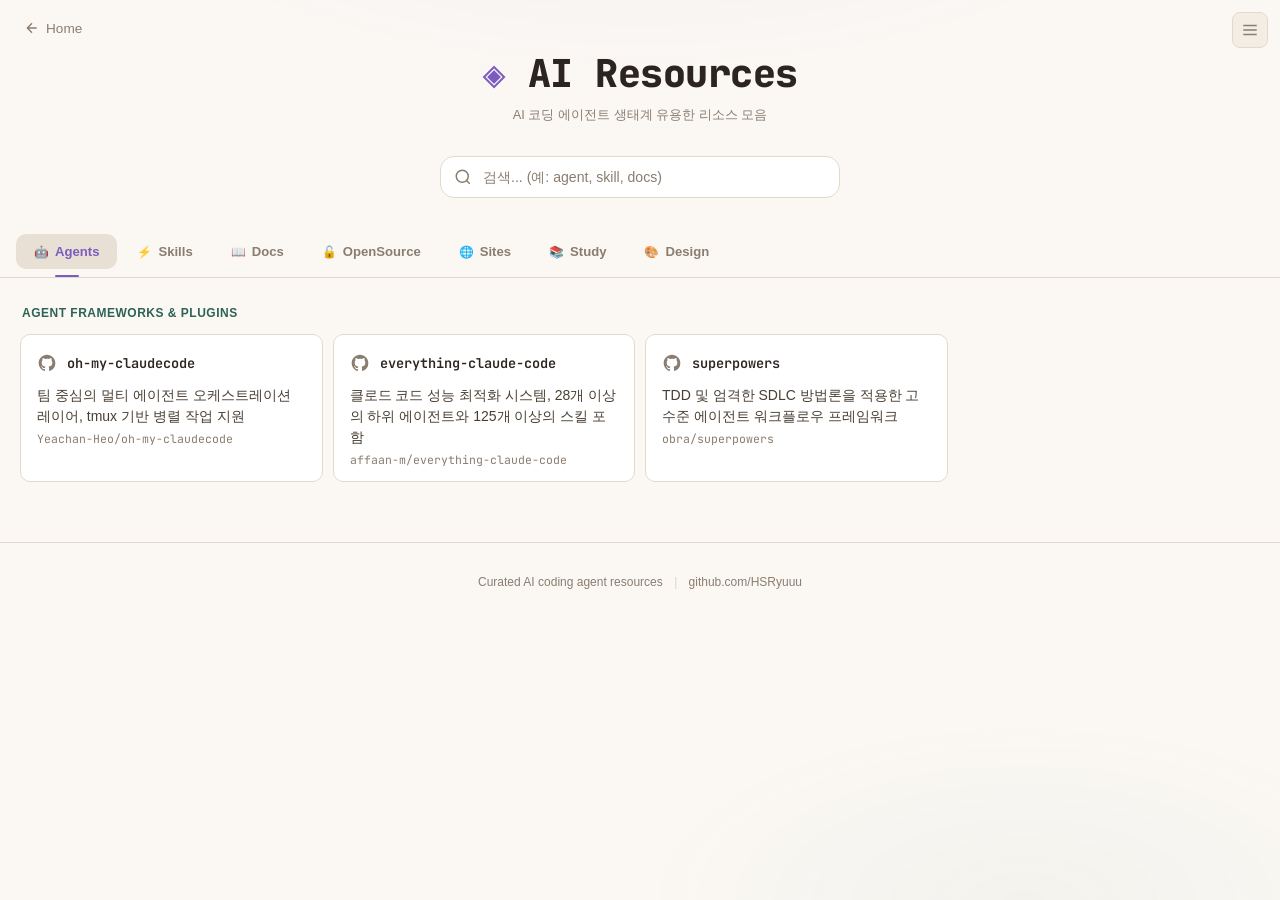
<file: links/ai.html>
<!doctype html>
<html lang="ko">
  <head>
    <meta charset="UTF-8" />
    <meta name="viewport" content="width=device-width, initial-scale=1.0" />
    <title>AI Resources</title>
    <link rel="icon" type="image/svg+xml" href="../favicon.svg" />
    <link rel="preconnect" href="https://fonts.googleapis.com" />
    <link rel="preconnect" href="https://fonts.gstatic.com" crossorigin />
    <link
      href="https://fonts.googleapis.com/css2?family=JetBrains+Mono:wght@400;500;600;700&family=Pretendard:wght@400;500;600;700;800&display=swap"
      rel="stylesheet"
    />
    <link rel="stylesheet" href="../cheatsheets/base.css" />
    <link rel="stylesheet" href="ai.css" />
  </head>
  <body>
    <!-- Skip link -->
    <a href="#main-content" class="skip-link">본문으로 건너뛰기</a>

    <!-- Header -->
    <header class="header">
      <a class="back-link" href="../index.html" aria-label="홈으로 돌아가기">
        <span data-icon="back-arrow"></span>
        Home
      </a>
      <h1><span>◈</span> AI Resources</h1>
      <div class="header-meta">
        <span>AI 코딩 에이전트 생태계 유용한 리소스 모음</span>
      </div>
    </header>

    <!-- Search -->
    <div class="search-bar">
      <span data-icon="search"></span>
      <label for="searchInput" class="sr-only">검색</label>
      <input
        type="search"
        id="searchInput"
        placeholder="검색... (예: agent, skill, docs)"
        autocomplete="off"
      />
      <span class="search-count" id="searchCount" aria-live="polite"></span>
    </div>

    <!-- Tabs -->
    <nav class="tabs-wrapper" aria-label="카테고리 탭">
      <div class="tabs-scroll">
        <div class="tabs" id="tabs" role="tablist">
          <button
            class="tab active"
            data-tab="agents"
            role="tab"
            aria-selected="true"
            aria-controls="panel-agents"
          >
            <span class="tab-icon" aria-hidden="true">🤖</span>Agents
          </button>
          <button
            class="tab"
            data-tab="skills"
            role="tab"
            aria-selected="false"
            aria-controls="panel-skills"
          >
            <span class="tab-icon" aria-hidden="true">⚡</span>Skills
          </button>
          <button
            class="tab"
            data-tab="docs"
            role="tab"
            aria-selected="false"
            aria-controls="panel-docs"
          >
            <span class="tab-icon" aria-hidden="true">📖</span>Docs
          </button>
          <button
            class="tab"
            data-tab="opensource"
            role="tab"
            aria-selected="false"
            aria-controls="panel-opensource"
          >
            <span class="tab-icon" aria-hidden="true">🔓</span>OpenSource
          </button>
          <button
            class="tab"
            data-tab="sites"
            role="tab"
            aria-selected="false"
            aria-controls="panel-sites"
          >
            <span class="tab-icon" aria-hidden="true">🌐</span>Sites
          </button>
          <button
            class="tab"
            data-tab="study"
            role="tab"
            aria-selected="false"
            aria-controls="panel-study"
          >
            <span class="tab-icon" aria-hidden="true">📚</span>Study
          </button>
          <button
            class="tab"
            data-tab="design"
            role="tab"
            aria-selected="false"
            aria-controls="panel-design"
          >
            <span class="tab-icon" aria-hidden="true">🎨</span>Design
          </button>
        </div>
      </div>
    </nav>

    <!-- Content -->
    <main class="content-area" id="main-content">
      <div class="no-results" id="noResults">검색 결과가 없습니다.</div>

      <!-- ═══════ Agents ═══════ -->
      <div class="tab-panel active" id="panel-agents" role="tabpanel">
        <div class="section-group">
          <div class="section-title">Agent Frameworks &amp; Plugins</div>
          <div class="cards">
            <a
              class="card"
              href="https://github.com/Yeachan-Heo/oh-my-claudecode"
              target="_blank"
              rel="noopener"
              data-search="oh-my-claudecode 클로드코드 플러그인 멀티 에이전트 오케스트레이션 orchestration tmux magic keywords"
            >
              <div class="card-header">
                <svg
                  class="card-icon"
                  viewBox="0 0 24 24"
                  fill="currentColor"
                  aria-hidden="true"
                >
                  <path
                    d="M12 2C6.477 2 2 6.484 2 12.017c0 4.425 2.865 8.18 6.839 9.504.5.092.682-.217.682-.483 0-.237-.008-.868-.013-1.703-2.782.605-3.369-1.343-3.369-1.343-.454-1.158-1.11-1.466-1.11-1.466-.908-.62.069-.608.069-.608 1.003.07 1.531 1.032 1.531 1.032.892 1.53 2.341 1.088 2.91.832.092-.647.35-1.088.636-1.338-2.22-.253-4.555-1.113-4.555-4.951 0-1.093.39-1.988 1.029-2.688-.103-.253-.446-1.272.098-2.65 0 0 .84-.27 2.75 1.026A9.564 9.564 0 0112 6.844c.85.004 1.705.115 2.504.337 1.909-1.296 2.747-1.027 2.747-1.027.546 1.379.202 2.398.1 2.651.64.7 1.028 1.595 1.028 2.688 0 3.848-2.339 4.695-4.566 4.943.359.309.678.92.678 1.855 0 1.338-.012 2.419-.012 2.747 0 .268.18.58.688.482A10.019 10.019 0 0022 12.017C22 6.484 17.522 2 12 2z"
                  />
                </svg>
                <span class="card-name">oh-my-claudecode</span>
              </div>
              <div class="card-body">
                <span class="card-desc"
                  >팀 중심의 멀티 에이전트 오케스트레이션 레이어, tmux 기반 병렬 작업 지원</span
                >
                <div class="card-url">Yeachan-Heo/oh-my-claudecode</div>
              </div>
            </a>

            <a
              class="card"
              href="https://github.com/affaan-m/everything-claude-code"
              target="_blank"
              rel="noopener"
              data-search="everything-claude-code 클로드코드 최적화 agentshield hackathon Affaan Mustafa anthropic forum ventures"
            >
              <div class="card-header">
                <svg
                  class="card-icon"
                  viewBox="0 0 24 24"
                  fill="currentColor"
                  aria-hidden="true"
                >
                  <path
                    d="M12 2C6.477 2 2 6.484 2 12.017c0 4.425 2.865 8.18 6.839 9.504.5.092.682-.217.682-.483 0-.237-.008-.868-.013-1.703-2.782.605-3.369-1.343-3.369-1.343-.454-1.158-1.11-1.466-1.11-1.466-.908-.62.069-.608.069-.608 1.003.07 1.531 1.032 1.531 1.032.892 1.53 2.341 1.088 2.91.832.092-.647.35-1.088.636-1.338-2.22-.253-4.555-1.113-4.555-4.951 0-1.093.39-1.988 1.029-2.688-.103-.253-.446-1.272.098-2.65 0 0 .84-.27 2.75 1.026A9.564 9.564 0 0112 6.844c.85.004 1.705.115 2.504.337 1.909-1.296 2.747-1.027 2.747-1.027.546 1.379.202 2.398.1 2.651.64.7 1.028 1.595 1.028 2.688 0 3.848-2.339 4.695-4.566 4.943.359.309.678.92.678 1.855 0 1.338-.012 2.419-.012 2.747 0 .268.18.58.688.482A10.019 10.019 0 0022 12.017C22 6.484 17.522 2 12 2z"
                  />
                </svg>
                <span class="card-name">everything-claude-code</span>
              </div>
              <div class="card-body">
                <span class="card-desc"
                  >클로드 코드 성능 최적화 시스템, 28개 이상의 하위 에이전트와 125개 이상의 스킬 포함</span
                >
                <div class="card-url">affaan-m/everything-claude-code</div>
              </div>
            </a>

            <a
              class="card"
              href="https://github.com/obra/superpowers"
              target="_blank"
              rel="noopener"
              data-search="superpowers AI 코딩 에이전트 SDLC TDD 워크플로우 agent coding workflow brainstorming"
            >
              <div class="card-header">
                <svg
                  class="card-icon"
                  viewBox="0 0 24 24"
                  fill="currentColor"
                  aria-hidden="true"
                >
                  <path
                    d="M12 2C6.477 2 2 6.484 2 12.017c0 4.425 2.865 8.18 6.839 9.504.5.092.682-.217.682-.483 0-.237-.008-.868-.013-1.703-2.782.605-3.369-1.343-3.369-1.343-.454-1.158-1.11-1.466-1.11-1.466-.908-.62.069-.608.069-.608 1.003.07 1.531 1.032 1.531 1.032.892 1.53 2.341 1.088 2.91.832.092-.647.35-1.088.636-1.338-2.22-.253-4.555-1.113-4.555-4.951 0-1.093.39-1.988 1.029-2.688-.103-.253-.446-1.272.098-2.65 0 0 .84-.27 2.75 1.026A9.564 9.564 0 0112 6.844c.85.004 1.705.115 2.504.337 1.909-1.296 2.747-1.027 2.747-1.027.546 1.379.202 2.398.1 2.651.64.7 1.028 1.595 1.028 2.688 0 3.848-2.339 4.695-4.566 4.943.359.309.678.92.678 1.855 0 1.338-.012 2.419-.012 2.747 0 .268.18.58.688.482A10.019 10.019 0 0022 12.017C22 6.484 17.522 2 12 2z"
                  />
                </svg>
                <span class="card-name">superpowers</span>
              </div>
              <div class="card-body">
                <span class="card-desc"
                  >TDD 및 엄격한 SDLC 방법론을 적용한 고수준 에이전트 워크플로우 프레임워크</span
                >
                <div class="card-url">obra/superpowers</div>
              </div>
            </a>
          </div>
        </div>
      </div>

      <!-- ═══════ Skills ═══════ -->
      <div class="tab-panel" id="panel-skills" role="tabpanel">
        <div class="section-group">
          <div class="section-title">Skill Packs</div>
          <div class="cards">
            <a
              class="card"
              href="https://github.com/kepano/obsidian-skills"
              target="_blank"
              rel="noopener"
              data-search="obsidian-skills 옵시디언 스킬 obsidian skill markdown json canvas vault"
            >
              <div class="card-header">
                <svg
                  class="card-icon"
                  viewBox="0 0 24 24"
                  fill="currentColor"
                  aria-hidden="true"
                >
                  <path
                    d="M12 2C6.477 2 2 6.484 2 12.017c0 4.425 2.865 8.18 6.839 9.504.5.092.682-.217.682-.483 0-.237-.008-.868-.013-1.703-2.782.605-3.369-1.343-3.369-1.343-.454-1.158-1.11-1.466-1.11-1.466-.908-.62.069-.608.069-.608 1.003.07 1.531 1.032 1.531 1.032.892 1.53 2.341 1.088 2.91.832.092-.647.35-1.088.636-1.338-2.22-.253-4.555-1.113-4.555-4.951 0-1.093.39-1.988 1.029-2.688-.103-.253-.446-1.272.098-2.65 0 0 .84-.27 2.75 1.026A9.564 9.564 0 0112 6.844c.85.004 1.705.115 2.504.337 1.909-1.296 2.747-1.027 2.747-1.027.546 1.379.202 2.398.1 2.651.64.7 1.028 1.595 1.028 2.688 0 3.848-2.339 4.695-4.566 4.943.359.309.678.92.678 1.855 0 1.338-.012 2.419-.012 2.747 0 .268.18.58.688.482A10.019 10.019 0 0022 12.017C22 6.484 17.522 2 12 2z"
                  />
                </svg>
                <span class="card-name">obsidian-skills</span>
              </div>
              <div class="card-body">
                <span class="card-desc"
                  >AI 에이전트에게 옵시디언 vault 및 마크다운 편집 기능을 가르치는 스킬</span
                >
                <div class="card-url">kepano/obsidian-skills</div>
              </div>
            </a>

            <a
              class="card"
              href="https://github.com/anthropics/skills"
              target="_blank"
              rel="noopener"
              data-search="anthropic-skills anthropic 앤트로픽 claude 클로드 공식 스킬 official skill.md"
            >
              <div class="card-header">
                <svg
                  class="card-icon"
                  viewBox="0 0 24 24"
                  fill="currentColor"
                  aria-hidden="true"
                >
                  <path
                    d="M12 2C6.477 2 2 6.484 2 12.017c0 4.425 2.865 8.18 6.839 9.504.5.092.682-.217.682-.483 0-.237-.008-.868-.013-1.703-2.782.605-3.369-1.343-3.369-1.343-.454-1.158-1.11-1.466-1.11-1.466-.908-.62.069-.608.069-.608 1.003.07 1.531 1.032 1.531 1.032.892 1.53 2.341 1.088 2.91.832.092-.647.35-1.088.636-1.338-2.22-.253-4.555-1.113-4.555-4.951 0-1.093.39-1.988 1.029-2.688-.103-.253-.446-1.272.098-2.65 0 0 .84-.27 2.75 1.026A9.564 9.564 0 0112 6.844c.85.004 1.705.115 2.504.337 1.909-1.296 2.747-1.027 2.747-1.027.546 1.379.202 2.398.1 2.651.64.7 1.028 1.595 1.028 2.688 0 3.848-2.339 4.695-4.566 4.943.359.309.678.92.678 1.855 0 1.338-.012 2.419-.012 2.747 0 .268.18.58.688.482A10.019 10.019 0 0022 12.017C22 6.484 17.522 2 12 2z"
                  />
                </svg>
                <span class="card-name">anthropic-skills</span>
              </div>
              <div class="card-body">
                <span class="card-desc">Anthropic 공식 스킬 저장소, 문서 처리 및 SKILL.md 표준 구현체</span>
                <div class="card-url">anthropics/skills</div>
              </div>
            </a>

            <a
              class="card"
              href="https://github.com/forrestchang/andrej-karpathy-skills"
              target="_blank"
              rel="noopener"
              data-search="andrej-karpathy-skills 안드레 카파시 스킬 karpathy AI skill simplicity surgical changes"
            >
              <div class="card-header">
                <svg
                  class="card-icon"
                  viewBox="0 0 24 24"
                  fill="currentColor"
                  aria-hidden="true"
                >
                  <path
                    d="M12 2C6.477 2 2 6.484 2 12.017c0 4.425 2.865 8.18 6.839 9.504.5.092.682-.217.682-.483 0-.237-.008-.868-.013-1.703-2.782.605-3.369-1.343-3.369-1.343-.454-1.158-1.11-1.466-1.11-1.466-.908-.62.069-.608.069-.608 1.003.07 1.531 1.032 1.531 1.032.892 1.53 2.341 1.088 2.91.832.092-.647.35-1.088.636-1.338-2.22-.253-4.555-1.113-4.555-4.951 0-1.093.39-1.988 1.029-2.688-.103-.253-.446-1.272.098-2.65 0 0 .84-.27 2.75 1.026A9.564 9.564 0 0112 6.844c.85.004 1.705.115 2.504.337 1.909-1.296 2.747-1.027 2.747-1.027.546 1.379.202 2.398.1 2.651.64.7 1.028 1.595 1.028 2.688 0 3.848-2.339 4.695-4.566 4.943.359.309.678.92.678 1.855 0 1.338-.012 2.419-.012 2.747 0 .268.18.58.688.482A10.019 10.019 0 0022 12.017C22 6.484 17.522 2 12 2z"
                  />
                </svg>
                <span class="card-name">andrej-karpathy-skills</span>
              </div>
              <div class="card-body">
                <span class="card-desc"
                  >안드레이 카파시의 코딩 철학(간결함, 외과적 수정)을 반영한 가이드라인</span
                >
                <div class="card-url">forrestchang/andrej-karpathy-skills</div>
              </div>
            </a>

            <a
              class="card"
              href="https://github.com/vercel-labs/agent-skills"
              target="_blank"
              rel="noopener"
              data-search="vercel-agent-skills vercel performance 퍼포먼스 skill agent next.js react optimization"
            >
              <div class="card-header">
                <svg
                  class="card-icon"
                  viewBox="0 0 24 24"
                  fill="currentColor"
                  aria-hidden="true"
                >
                  <path
                    d="M12 2C6.477 2 2 6.484 2 12.017c0 4.425 2.865 8.18 6.839 9.504.5.092.682-.217.682-.483 0-.237-.008-.868-.013-1.703-2.782.605-3.369-1.343-3.369-1.343-.454-1.158-1.11-1.466-1.11-1.466-.908-.62.069-.608.069-.608 1.003.07 1.531 1.032 1.531 1.032.892 1.53 2.341 1.088 2.91.832.092-.647.35-1.088.636-1.338-2.22-.253-4.555-1.113-4.555-4.951 0-1.093.39-1.988 1.029-2.688-.103-.253-.446-1.272.098-2.65 0 0 .84-.27 2.75 1.026A9.564 9.564 0 0112 6.844c.85.004 1.705.115 2.504.337 1.909-1.296 2.747-1.027 2.747-1.027.546 1.379.202 2.398.1 2.651.64.7 1.028 1.595 1.028 2.688 0 3.848-2.339 4.695-4.566 4.943.359.309.678.92.678 1.855 0 1.338-.012 2.419-.012 2.747 0 .268.18.58.688.482A10.019 10.019 0 0022 12.017C22 6.484 17.522 2 12 2z"
                  />
                </svg>
                <span class="card-name">vercel-agent-skills</span>
              </div>
              <div class="card-body">
                <span class="card-desc"
                  >Vercel의 웹 성능 최적화, UI 오딧 및 배포 관리 스킬 모음</span
                >
                <div class="card-url">vercel-labs/agent-skills</div>
              </div>
            </a>

            <a
              class="card"
              href="https://github.com/phuryn/pm-skills"
              target="_blank"
              rel="noopener"
              data-search="pm-skills 프로덕트 매니저 product manager PM skill 스킬 strategy discovery execution"
            >
              <div class="card-header">
                <svg
                  class="card-icon"
                  viewBox="0 0 24 24"
                  fill="currentColor"
                  aria-hidden="true"
                >
                  <path
                    d="M12 2C6.477 2 2 6.484 2 12.017c0 4.425 2.865 8.18 6.839 9.504.5.092.682-.217.682-.483 0-.237-.008-.868-.013-1.703-2.782.605-3.369-1.343-3.369-1.343-.454-1.158-1.11-1.466-1.11-1.466-.908-.62.069-.608.069-.608 1.003.07 1.531 1.032 1.531 1.032.892 1.53 2.341 1.088 2.91.832.092-.647.35-1.088.636-1.338-2.22-.253-4.555-1.113-4.555-4.951 0-1.093.39-1.988 1.029-2.688-.103-.253-.446-1.272.098-2.65 0 0 .84-.27 2.75 1.026A9.564 9.564 0 0112 6.844c.85.004 1.705.115 2.504.337 1.909-1.296 2.747-1.027 2.747-1.027.546 1.379.202 2.398.1 2.651.64.7 1.028 1.595 1.028 2.688 0 3.848-2.339 4.695-4.566 4.943.359.309.678.92.678 1.855 0 1.338-.012 2.419-.012 2.747 0 .268.18.58.688.482A10.019 10.019 0 0022 12.017C22 6.484 17.522 2 12 2z"
                  />
                </svg>
                <span class="card-name">pm-skills</span>
              </div>
              <div class="card-body">
                <span class="card-desc">프로덕트 매니저를 위한 100개 이상의 프레임워크 기반 에이전트 워크플로우</span>
                <div class="card-url">phuryn/pm-skills</div>
              </div>
            </a>

            <a
              class="card"
              href="https://github.com/addyosmani/agent-skills"
              target="_blank"
              rel="noopener"
              data-search="addy osmani agent-skills 애디 오스마니 에이전트 스킬 web performance chrome devtools frontend"
            >
              <div class="card-header">
                <svg
                  class="card-icon"
                  viewBox="0 0 24 24"
                  fill="currentColor"
                  aria-hidden="true"
                >
                  <path
                    d="M12 2C6.477 2 2 6.484 2 12.017c0 4.425 2.865 8.18 6.839 9.504.5.092.682-.217.682-.483 0-.237-.008-.868-.013-1.703-2.782.605-3.369-1.343-3.369-1.343-.454-1.158-1.11-1.466-1.11-1.466-.908-.62.069-.608.069-.608 1.003.07 1.531 1.032 1.531 1.032.892 1.53 2.341 1.088 2.91.832.092-.647.35-1.088.636-1.338-2.22-.253-4.555-1.113-4.555-4.951 0-1.093.39-1.988 1.029-2.688-.103-.253-.446-1.272.098-2.65 0 0 .84-.27 2.75 1.026A9.564 9.564 0 0112 6.844c.85.004 1.705.115 2.504.337 1.909-1.296 2.747-1.027 2.747-1.027.546 1.379.202 2.398.1 2.651.64.7 1.028 1.595 1.028 2.688 0 3.848-2.339 4.695-4.566 4.943.359.309.678.92.678 1.855 0 1.338-.012 2.419-.012 2.747 0 .268.18.58.688.482A10.019 10.019 0 0022 12.017C22 6.484 17.522 2 12 2z"
                  />
                </svg>
                <span class="card-name">agent-skills (Addy Osmani)</span>
              </div>
              <div class="card-body">
                <span class="card-desc"
                  >Addy Osmani의 웹 성능, Chrome DevTools 및 프론트엔드 전문 에이전트 스킬</span
                >
                <div class="card-url">addyosmani/agent-skills</div>
              </div>
            </a>
          </div>
        </div>
      </div>

      <!-- ═══════ Docs ═══════ -->
      <div class="tab-panel" id="panel-docs" role="tabpanel">
        <div class="section-group">
          <div class="section-title">Official Documentation</div>
          <div class="cards">
            <a
              class="card"
              href="https://platform.claude.com/docs/ko/agents-and-tools/agent-skills/overview"
              target="_blank"
              rel="noopener"
              data-search="claude agent skill docs 클로드 에이전트 스킬 문서 documentation anthropic official progressive disclosure"
            >
              <div class="card-header">
                <svg
                  class="card-icon"
                  viewBox="0 0 24 24"
                  fill="none"
                  stroke="currentColor"
                  stroke-width="2"
                  aria-hidden="true"
                >
                  <path d="M4 19.5A2.5 2.5 0 016.5 17H20" />
                  <path
                    d="M6.5 2H20v20H6.5A2.5 2.5 0 014 19.5v-15A2.5 2.5 0 016.5 2z"
                  />
                </svg>
                <span class="card-name">Claude Agent Skills</span>
              </div>
              <div class="card-body">
                <span class="card-desc"
                  >Claude 공식 에이전트 스킬 문서</span
                >
                <div class="card-url">platform.claude.com</div>
              </div>
            </a>

            <a
              class="card"
              href="https://antigravity.google/docs/skills"
              target="_blank"
              rel="noopener"
              data-search="antigravity google docs skills 구글 안티그래비티 스킬 문서 documentation ide agent-first"
            >
              <div class="card-header">
                <svg
                  class="card-icon"
                  viewBox="0 0 24 24"
                  fill="none"
                  stroke="currentColor"
                  stroke-width="2"
                  aria-hidden="true"
                >
                  <path d="M4 19.5A2.5 2.5 0 016.5 17H20" />
                  <path
                    d="M6.5 2H20v20H6.5A2.5 2.5 0 014 19.5v-15A2.5 2.5 0 016.5 2z"
                  />
                </svg>
                <span class="card-name">Antigravity Skills</span>
              </div>
              <div class="card-body">
                <span class="card-desc">Antigravity 스킬 문서 및 표준 문서</span>
                <div class="card-url">antigravity.google</div>
              </div>
            </a>
          </div>
        </div>
      </div>

      <!-- ═══════ OpenSource ═══════ -->
      <div class="tab-panel" id="panel-opensource" role="tabpanel">
        <div class="section-group">
          <div class="section-title">Open Source Projects</div>
          <div class="cards">
            <a
              class="card"
              href="https://www.agentation.com/"
              target="_blank"
              rel="noopener"
              data-search="agentation 에이전트 agent framework 프레임워크 오픈소스 visual feedback annotation browser ui"
            >
              <div class="card-header">
                <svg
                  class="card-icon"
                  viewBox="0 0 24 24"
                  fill="none"
                  stroke="currentColor"
                  stroke-width="2"
                  aria-hidden="true"
                >
                  <circle cx="12" cy="12" r="10" />
                  <path d="M2 12h20" />
                  <path
                    d="M12 2a15.3 15.3 0 014 10 15.3 15.3 0 01-4 10 15.3 15.3 0 01-4-10 15.3 15.3 0 014-10z"
                  />
                </svg>
                <span class="card-name">Agentation</span>
              </div>
              <div class="card-body">
                <span class="card-desc">브라우저 UI 요소를 캡처하고 구조화된 컨텍스트로 변환하여 에이전트에 전달하는 도구</span>
                <div class="card-url">agentation.com</div>
              </div>
            </a>

            <a
              class="card"
              href="https://ragplay.vercel.app/experiment"
              target="_blank"
              rel="noopener"
              data-search="ragplay RAG 실험 experiment retrieval augmented generation 검색 증강 생성 playground"
            >
              <div class="card-header">
                <svg
                  class="card-icon"
                  viewBox="0 0 24 24"
                  fill="none"
                  stroke="currentColor"
                  stroke-width="2"
                  aria-hidden="true"
                >
                  <path
                    d="M9 3H5a2 2 0 00-2 2v4m6-6h10a2 2 0 012 2v4M9 3v18m0 0h10a2 2 0 002-2V9M9 21H5a2 2 0 01-2-2V9m0 0h18"
                  />
                </svg>
                <span class="card-name">RAGPlay</span>
              </div>
              <div class="card-body">
                <span class="card-desc"
                  >RAG(검색 증강 생성) 파이프라인 시각화 및 실험을 위한 인터랙티브 플레이그라운드</span
                >
                <div class="card-url">ragplay.vercel.app</div>
              </div>
            </a>
          </div>
        </div>
      </div>

      <!-- ═══════ Sites ═══════ -->
      <div class="tab-panel" id="panel-sites" role="tabpanel">
        <div class="section-group">
          <div class="section-title">Useful Sites</div>
          <div class="cards">
            <a
              class="card"
              href="https://skillsmp.com/"
              target="_blank"
              rel="noopener"
              data-search="skillsmp skills marketplace 스킬 마켓플레이스 claude code 클로드코드 open-source community"
            >
              <div class="card-header">
                <svg
                  class="card-icon"
                  viewBox="0 0 24 24"
                  fill="none"
                  stroke="currentColor"
                  stroke-width="2"
                  aria-hidden="true"
                >
                  <path d="M6 2L3 6v14a2 2 0 002 2h14a2 2 0 002-2V6l-3-4z" />
                  <line x1="3" y1="6" x2="21" y2="6" />
                  <path d="M16 10a4 4 0 01-8 0" />
                </svg>
                <span class="card-name">SkillsMP</span>
              </div>
              <div class="card-body">
                <span class="card-desc">커뮤니티 기반의 오픈소스 에이전트 스킬 마켓플레이스 및 검색 엔진</span>
                <div class="card-url">skillsmp.com</div>
              </div>
            </a>

            <a
              class="card"
              href="https://www.x-cmd.com/"
              target="_blank"
              rel="noopener"
              data-search="x-cmd CLI 커맨드라인 command line tool 도구 터미널 terminal shell modular insight"
            >
              <div class="card-header">
                <svg
                  class="card-icon"
                  viewBox="0 0 24 24"
                  fill="none"
                  stroke="currentColor"
                  stroke-width="2"
                  aria-hidden="true"
                >
                  <polyline points="4 17 10 11 4 5" />
                  <line x1="12" y1="19" x2="20" y2="19" />
                </svg>
                <span class="card-name">x-cmd</span>
              </div>
              <div class="card-body">
                <span class="card-desc"
                  >에이전트를 터미널 전문가로 만들어주는 1,000개 이상의 모듈형 CLI 도구 모음</span
                >
                <div class="card-url">x-cmd.com</div>
              </div>
            </a>

            <a
              class="card"
              href="https://getdesign.md/"
              target="_blank"
              rel="noopener"
              data-search="getdesign design md awesome design 디자인 UI UX 컴포넌트 리소스 curated voltagen"
            >
              <div class="card-header">
                <svg
                  class="card-icon"
                  viewBox="0 0 24 24"
                  fill="none"
                  stroke="currentColor"
                  stroke-width="2"
                  aria-hidden="true"
                >
                  <path d="M12 19l7-7 3 3-7 7-3-3z" />
                  <path d="M18 13l-1.5-7.5L2 2l3.5 14.5L13 18l5-5z" />
                  <path d="M2 2l7.586 7.586" />
                  <circle cx="11" cy="11" r="2" />
                </svg>
                <span class="card-name">Awesome Design</span>
              </div>
              <div class="card-body">
                <span class="card-desc"
                  >디자인 리소스 및 UI/UX 컴포넌트 큐레이션 사이트</span
                >
                <div class="card-url">getdesign.md</div>
              </div>
            </a>
          </div>
        </div>
      </div>

      <!-- ═══════ Study ═══════ -->
      <div class="tab-panel" id="panel-study" role="tabpanel">
        <div class="section-group">
          <div class="section-title">Learning Resources</div>
          <div class="cards">
            <a
              class="card"
              href="https://www.promptingguide.ai/kr"
              target="_blank"
              rel="noopener"
              data-search="prompting guide 프롬프트 가이드 엔지니어링 prompt engineering 한국어 llm agent rag"
            >
              <div class="card-header">
                <svg
                  class="card-icon"
                  viewBox="0 0 24 24"
                  fill="none"
                  stroke="currentColor"
                  stroke-width="2"
                  aria-hidden="true"
                >
                  <path
                    d="M21 15a2 2 0 01-2 2H7l-4 4V5a2 2 0 012-2h14a2 2 0 012 2z"
                  />
                </svg>
                <span class="card-name">Prompting Guide</span>
              </div>
              <div class="card-body">
                <span class="card-desc"
                  >LLM 에이전트 및 RAG 구축을 위한 프롬프트 엔지니어링 종합 가이드 (한국어)</span
                >
                <div class="card-url">promptingguide.ai/kr</div>
              </div>
            </a>
          </div>
        </div>
      </div>

      <!-- ═══════ Design ═══════ -->
      <div class="tab-panel" id="panel-design" role="tabpanel">
        <div class="section-group">
          <div class="section-title">Design Systems for AI</div>
          <div class="cards">
            <a
              class="card"
              href="https://designmd.ai/"
              target="_blank"
              rel="noopener"
              data-search="designmd design.md 디자인시스템 design system markdown AI UI 컴포넌트 component community 커뮤니티"
            >
              <div class="card-header">
                <svg
                  class="card-icon"
                  viewBox="0 0 24 24"
                  fill="none"
                  stroke="currentColor"
                  stroke-width="2"
                  aria-hidden="true"
                >
                  <path d="M12 19l7-7 3 3-7 7-3-3z" />
                  <path d="M18 13l-1.5-7.5L2 2l3.5 14.5L13 18l5-5z" />
                  <path d="M2 2l7.586 7.586" />
                  <circle cx="11" cy="11" r="2" />
                </svg>
                <span class="card-name">DESIGN.md</span>
              </div>
              <div class="card-body">
                <span class="card-desc"
                  >100개 이상의 무료 디자인 시스템을 마크다운으로 제공, AI 빌더의 일관된 UI 구현 지원</span
                >
                <div class="card-url">designmd.ai</div>
              </div>
            </a>

            <a
              class="card"
              href="https://github.com/VoltAgent/awesome-design-md"
              target="_blank"
              rel="noopener"
              data-search="awesome-design-md VoltAgent 디자인 design.md 브랜드 brand UI pixel-perfect curated 큐레이션"
            >
              <div class="card-header">
                <svg
                  class="card-icon"
                  viewBox="0 0 24 24"
                  fill="currentColor"
                  aria-hidden="true"
                >
                  <path
                    d="M12 2C6.477 2 2 6.484 2 12.017c0 4.425 2.865 8.18 6.839 9.504.5.092.682-.217.682-.483 0-.237-.008-.868-.013-1.703-2.782.605-3.369-1.343-3.369-1.343-.454-1.158-1.11-1.466-1.11-1.466-.908-.62.069-.608.069-.608 1.003.07 1.531 1.032 1.531 1.032.892 1.53 2.341 1.088 2.91.832.092-.647.35-1.088.636-1.338-2.22-.253-4.555-1.113-4.555-4.951 0-1.093.39-1.988 1.029-2.688-.103-.253-.446-1.272.098-2.65 0 0 .84-.27 2.75 1.026A9.564 9.564 0 0112 6.844c.85.004 1.705.115 2.504.337 1.909-1.296 2.747-1.027 2.747-1.027.546 1.379.202 2.398.1 2.651.64.7 1.028 1.595 1.028 2.688 0 3.848-2.339 4.695-4.566 4.943.359.309.678.92.678 1.855 0 1.338-.012 2.419-.012 2.747 0 .268.18.58.688.482A10.019 10.019 0 0022 12.017C22 6.484 17.522 2 12 2z"
                  />
                </svg>
                <span class="card-name">awesome-design-md</span>
              </div>
              <div class="card-body">
                <span class="card-desc"
                  >인기 웹사이트의 DESIGN.md 파일 모음, AI 에이전트가 브랜드에 맞는 UI를 생성하도록 지원</span
                >
                <div class="card-url">VoltAgent/awesome-design-md</div>
              </div>
            </a>
          </div>
        </div>
      </div>
    </main>

    <!-- Footer -->
    <footer>
      Curated AI coding agent resources
      <span class="sep">|</span>
      <a href="https://github.com/HSRyuuu" target="_blank" rel="noopener"
        >github.com/HSRyuuu</a
      >
    </footer>

    <script>
      // ── Tabs ──
      const tabs = document.querySelectorAll(".tab");
      const panels = document.querySelectorAll(".tab-panel");

      tabs.forEach((tab) => {
        tab.addEventListener("click", function () {
          const target = tab.dataset.tab;

          tabs.forEach((t) => {
            t.classList.remove("active");
            t.setAttribute("aria-selected", "false");
          });
          tab.classList.add("active");
          tab.setAttribute("aria-selected", "true");

          panels.forEach((p) => {
            p.classList.remove("active");
            if (p.id === `panel-${target}`) p.classList.add("active");
          });

          // Clear search when switching tabs
          const searchInput = document.getElementById("searchInput");
          if (searchInput.value) {
            searchInput.value = "";
            resetSearch();
          }
        });
      });

      // ── Search ──
      const searchInput = document.getElementById("searchInput");
      const searchCount = document.getElementById("searchCount");
      const noResults = document.getElementById("noResults");

      searchInput.addEventListener("input", function () {
        const query = this.value.toLowerCase().trim();

        if (!query) {
          resetSearch();
          return;
        }

        // Show all panels for search
        panels.forEach((p) => (p.style.display = "block"));
        tabs.forEach((t) => t.classList.remove("active"));

        const allCards = document.querySelectorAll(".card");
        let visibleCount = 0;

        allCards.forEach((card) => {
          const searchText =
            (card.dataset.search || "").toLowerCase() +
            card.textContent.toLowerCase();
          const match = query
            .split(/\s+/)
            .every((word) => searchText.includes(word));
          card.style.display = match ? "" : "none";
          if (match) visibleCount++;
        });

        // Hide empty sections
        document.querySelectorAll(".section-group").forEach((group) => {
          const visibleCards = group.querySelectorAll(
            '.card:not([style*="display: none"])',
          );
          group.style.display = visibleCards.length ? "" : "none";
        });

        // Hide empty panels
        panels.forEach((panel) => {
          const visibleGroups = panel.querySelectorAll(
            '.section-group:not([style*="display: none"])',
          );
          panel.style.display = visibleGroups.length ? "block" : "none";
        });

        searchCount.textContent = visibleCount > 0 ? `${visibleCount}건` : "";
        noResults.classList.toggle("visible", visibleCount === 0);
      });

      function resetSearch() {
        const allCards = document.querySelectorAll(".card");
        allCards.forEach((card) => (card.style.display = ""));
        document
          .querySelectorAll(".section-group")
          .forEach((g) => (g.style.display = ""));

        // Restore tab state
        panels.forEach((p) => {
          p.style.display = "";
          p.classList.remove("active");
        });

        // Activate first tab
        tabs[0].classList.add("active");
        panels[0].classList.add("active");

        searchCount.textContent = "";
        noResults.classList.remove("visible");
      }

      // ── Keyboard shortcut: Escape to clear search, / to focus search ──
      document.addEventListener("keydown", function (e) {
        if (e.key === "Escape" && document.activeElement === searchInput) {
          searchInput.value = "";
          searchInput.blur();
          resetSearch();
        }
        if (e.key === "/" && document.activeElement !== searchInput) {
          e.preventDefault();
          searchInput.focus();
        }
      });
    </script>
    <script src="../icons.js"></script>
    <script src="../sidebar.js"></script>
  </body>
</html>
</file>
<file: cheatsheets/base.css>
/* ══════════════════════════════════════
   Cheatsheet Base — Shared Styles
   ══════════════════════════════════════ */

:root {
  /* Backgrounds */
  --bg-deep: #FBF8F4;
  --bg-base: #F3EDE4;
  --bg-card: #FFFFFF;
  --bg-card-hover: #FFFCF8;
  --bg-tab: #F0EAE1;
  --bg-tab-active: #E8E0D4;

  /* Borders */
  --border: #E2D8CC;
  --border-hover: #CFC2B2;

  /* Accent — override in page CSS */
  --accent: #B8614E;
  --accent-dim: #9B5040;
  --accent-glow: rgba(184, 97, 78, 0.08);

  /* Semantic accents (shared) */
  --accent-cmd: #2D6356;
  --accent-green: #5B8B6A;
  --accent-purple: #9B89A8;
  --accent-rose: #C96B5E;

  /* Text */
  --text: #4A3F34;
  --text-dim: #8A7D70;
  --text-bright: #2C2420;

  /* Keycap */
  --key-bg: #F3ECE2;
  --key-border: #DDD3C5;
  --key-text: #4A3F34;
  --key-shadow: #D4C8BB;

  /* Tooltip */
  --tooltip-bg: #FFFFFF;

  /* Badges */
  --new-bg: rgba(61, 122, 107, 0.10);
  --new-text: #2D6356;
  --danger-text: #C94040;

  /* Radius */
  --radius: 14px;
  --radius-sm: 10px;
}

* { margin: 0; padding: 0; box-sizing: border-box; }

/* ── Accessibility ── */
.sr-only {
  position: absolute;
  width: 1px;
  height: 1px;
  padding: 0;
  margin: -1px;
  overflow: hidden;
  clip: rect(0, 0, 0, 0);
  white-space: nowrap;
  border: 0;
}

.skip-link {
  position: absolute;
  top: -100%;
  left: 16px;
  z-index: 1000;
  padding: 8px 16px;
  background: var(--accent);
  color: var(--bg-deep);
  font-weight: 600;
  font-size: 0.85rem;
  border-radius: 0 0 8px 8px;
  text-decoration: none;
  transition: top 0.2s;
}
.skip-link:focus {
  top: 0;
}

body {
  font-family: 'Pretendard', -apple-system, BlinkMacSystemFont, sans-serif;
  background: var(--bg-deep);
  color: var(--text);
  min-height: 100vh;
  overflow-x: hidden;
  -webkit-font-smoothing: antialiased;
}

/* ── Header ── */
.header {
  position: relative;
  z-index: 1;
  text-align: center;
  padding: 48px 24px 32px;
}

.back-link {
  position: absolute;
  top: 20px;
  left: 24px;
  color: var(--text-dim);
  text-decoration: none;
  font-size: 0.85rem;
  font-weight: 500;
  transition: color 0.2s;
  display: flex;
  align-items: center;
  gap: 6px;
}
.back-link:hover { color: var(--text-bright); }
.back-link:focus-visible {
  outline: 2px solid var(--accent);
  outline-offset: 2px;
  border-radius: 4px;
}
.back-link svg { width: 16px; height: 16px; }

.header h1 {
  font-family: 'JetBrains Mono', monospace;
  font-size: clamp(1.6rem, 4vw, 2.4rem);
  font-weight: 800;
  color: var(--text-bright);
  letter-spacing: -0.5px;
  margin-bottom: 8px;
}
.header h1 span { color: var(--accent); }

.header-meta {
  display: flex;
  align-items: center;
  justify-content: center;
  gap: 16px;
  font-size: 0.8rem;
  color: var(--text-dim);
}
.header-meta a {
  color: var(--text-dim);
  text-decoration: none;
  border-bottom: 1px solid transparent;
  transition: all 0.2s;
}
.header-meta a:hover {
  color: var(--accent);
  border-bottom-color: var(--accent-dim);
}
.header-meta .sep { opacity: 0.3; }

/* ── OS Toggle ── */
.os-toggle {
  display: inline-flex;
  gap: 0;
  margin-top: 12px;
  background: var(--bg-tab);
  border-radius: 8px;
  padding: 3px;
  border: 1px solid var(--border);
}
.os-btn {
  padding: 5px 14px;
  font-size: 0.75rem;
  font-weight: 600;
  font-family: 'JetBrains Mono', monospace;
  color: var(--text-dim);
  background: transparent;
  border: none;
  border-radius: 6px;
  cursor: pointer;
  transition: all 0.2s;
  white-space: nowrap;
}
.os-btn:hover {
  color: var(--text);
}
.os-btn.active {
  background: var(--bg-card);
  color: var(--accent);
  box-shadow: 0 1px 4px rgba(0,0,0,0.08);
}
.os-btn:focus-visible {
  outline: 2px solid var(--accent);
  outline-offset: 1px;
}

/* ── Tabs ── */
.tabs-wrapper {
  position: sticky;
  top: 0;
  z-index: 100;
  background: var(--bg-deep);
  border-bottom: 1px solid var(--border);
  backdrop-filter: blur(12px);
  -webkit-backdrop-filter: blur(12px);
}

.tabs-scroll {
  max-width: 1280px;
  margin: 0 auto;
  overflow-x: auto;
  scrollbar-width: none;
  -ms-overflow-style: none;
  padding: 0 16px;
}
.tabs-scroll::-webkit-scrollbar { display: none; }

.tabs {
  display: flex;
  gap: 2px;
  min-width: max-content;
  padding: 8px 0;
}

.tab {
  padding: 10px 18px;
  font-size: 0.82rem;
  font-weight: 600;
  color: var(--text-dim);
  background: transparent;
  border: none;
  border-radius: 10px;
  cursor: pointer;
  transition: all 0.25s cubic-bezier(0.4, 0, 0.2, 1);
  white-space: nowrap;
  position: relative;
  font-family: inherit;
}
.tab:hover {
  color: var(--text);
  background: var(--bg-tab);
}
.tab:focus-visible {
  outline: 2px solid var(--accent);
  outline-offset: 2px;
}
.tab.active {
  color: var(--accent);
  background: var(--bg-tab-active);
}
.tab.active::after {
  content: '';
  position: absolute;
  bottom: -8px;
  left: 50%;
  transform: translateX(-50%);
  width: 24px;
  height: 2px;
  background: var(--accent);
  border-radius: 2px;
}
.tab .tab-icon {
  margin-right: 6px;
  font-size: 0.9em;
}

/* ── Content ── */
.content-area {
  position: relative;
  max-width: 1280px;
  margin: 0 auto;
  padding: 28px 20px 60px;
}

.tab-panel {
  display: none;
  animation: panelIn 0.3s ease;
}
.tab-panel.active { display: block; }

@keyframes panelIn {
  from { opacity: 0; transform: translateY(8px); }
  to { opacity: 1; transform: translateY(0); }
}

/* ── Section within Tab ── */
.section-group {
  margin-bottom: 32px;
}
.section-group:last-child { margin-bottom: 0; }

/* [T-4 fix] letter-spacing reduced for Korean readability */
.section-title {
  font-size: 0.75rem;
  text-transform: uppercase;
  letter-spacing: 0.5px;
  color: var(--accent-cmd);
  font-weight: 700;
  margin-bottom: 14px;
  padding-left: 2px;
}

/* ── Cards Grid ── */
.cards {
  display: grid;
  grid-template-columns: repeat(auto-fill, minmax(300px, 1fr));
  gap: 10px;
}

/* ── Card ── */
.card {
  position: relative;
  background: var(--bg-card);
  border: 1px solid var(--border);
  border-radius: var(--radius-sm);
  padding: 14px 16px;
  transition: all 0.25s cubic-bezier(0.4, 0, 0.2, 1);
  display: flex;
  flex-direction: column;
  gap: 8px;
}
.card:hover {
  background: var(--bg-card-hover);
  border-color: var(--border-hover);
  margin-top: -1px;
  margin-bottom: 1px;
  box-shadow: 0 4px 20px rgba(0,0,0,0.06);
}

.card-header {
  display: flex;
  align-items: center;
  justify-content: space-between;
  gap: 8px;
  min-height: 28px;
}

.card-keys {
  display: flex;
  flex-wrap: wrap;
  gap: 4px;
  flex: 1;
  min-width: 0;
  overflow: hidden;
}

/* ── Keycap Styling ── */
kbd {
  display: inline-flex;
  align-items: center;
  justify-content: center;
  font-family: 'JetBrains Mono', monospace;
  font-size: 0.75rem;
  font-weight: 600;
  color: var(--key-text);
  background: var(--key-bg);
  border: 1px solid var(--key-border);
  border-bottom-width: 3px;
  border-radius: 6px;
  padding: 3px 8px;
  min-width: 28px;
  text-align: center;
  line-height: 1.3;
  box-shadow: 0 1px 2px rgba(0,0,0,0.2);
  white-space: nowrap;
}
kbd.wide { padding: 3px 10px; }
/* [D-2 fix] word-break for long commands — unified across all pages */
kbd.cmd {
  background: linear-gradient(135deg, var(--key-bg), #EAE2D6);
  border-color: #D4C8B8;
  color: var(--accent-cmd);
  white-space: normal;
  word-break: break-word;
  text-align: left;
  max-width: 100%;
}

.key-combo {
  display: flex;
  align-items: center;
  gap: 3px;
}
.key-plus {
  font-size: 0.65rem;
  color: var(--text-dim);
  font-weight: 400;
}

.card-body {
  min-width: 0;
}

/* [T-2 fix] font-size increased from 0.82rem to 0.875rem for readability */
.card-desc {
  font-size: 0.875rem;
  color: var(--text);
  line-height: 1.5;
  font-weight: 500;
}

.card-badge {
  display: inline-block;
  font-size: 0.65rem;
  font-weight: 700;
  background: var(--new-bg);
  color: var(--new-text);
  padding: 1px 6px;
  border-radius: 4px;
  margin-left: 6px;
  vertical-align: middle;
  letter-spacing: 0.5px;
}

.card-badge.danger {
  background: rgba(244, 114, 114, 0.12);
  color: var(--danger-text);
}

/* ── Help Tooltip ── */
.help-btn {
  width: 24px;
  height: 24px;
  border-radius: 50%;
  background: var(--border);
  border: none;
  color: var(--text-dim);
  font-size: 0.7rem;
  font-weight: 700;
  cursor: help;
  display: flex;
  align-items: center;
  justify-content: center;
  flex-shrink: 0;
  transition: all 0.2s;
  font-family: 'JetBrains Mono', monospace;
  opacity: 0.5;
  position: relative;
}
.help-btn::before {
  content: '';
  position: absolute;
  inset: -10px;
  border-radius: 50%;
}
.card:hover .help-btn { opacity: 1; }
.help-btn:hover {
  background: var(--accent);
  color: var(--bg-deep);
  opacity: 1;
}
.help-btn:focus-visible {
  outline: 2px solid var(--accent);
  outline-offset: 2px;
  opacity: 1;
}

.tooltip {
  position: absolute;
  top: 0;
  right: 0;
  transform: translateY(calc(-100% - 8px));
  background: var(--tooltip-bg);
  border: 1px solid var(--border-hover);
  border-radius: 10px;
  padding: 12px 14px;
  font-size: 0.78rem;
  color: var(--text);
  line-height: 1.6;
  width: max-content;
  max-width: 320px;
  box-shadow: 0 8px 32px rgba(0,0,0,0.10);
  z-index: 500;
  pointer-events: none;
  opacity: 0;
  transition: opacity 0.2s;
}
/* [A-1 fix] Tooltip visible on hover AND keyboard focus */
.help-btn:hover + .tooltip,
.help-btn:focus-visible + .tooltip,
.tooltip:hover {
  opacity: 1;
  pointer-events: auto;
}

.tooltip.below {
  top: auto;
  bottom: 0;
  transform: translateY(calc(100% + 8px));
}

/* ── Note card ── */
.note-card {
  grid-column: 1 / -1;
  background: var(--accent-glow);
  border-color: var(--accent-dim);
  padding: 12px 18px;
}
.note-card .card-desc {
  color: var(--text-dim);
  font-style: italic;
  font-weight: 400;
  font-size: 0.8rem;
}

/* ── Search ── */
.search-bar {
  position: relative;
  max-width: 400px;
  margin: 0 auto 28px;
}
.search-bar input {
  width: 100%;
  padding: 12px 16px 12px 42px;
  background: var(--bg-card);
  border: 1px solid var(--border);
  border-radius: var(--radius);
  color: var(--text-bright);
  font-size: 0.88rem;
  font-family: inherit;
  outline: none;
  transition: all 0.25s;
}
.search-bar input::placeholder { color: var(--text-dim); }
.search-bar input:focus {
  border-color: var(--accent-dim);
  box-shadow: 0 0 0 3px var(--accent-glow);
}
.search-bar svg {
  position: absolute;
  left: 14px;
  top: 50%;
  transform: translateY(-50%);
  width: 18px;
  height: 18px;
  color: var(--text-dim);
}
.search-count {
  position: absolute;
  right: 14px;
  top: 50%;
  transform: translateY(-50%);
  font-size: 0.72rem;
  color: var(--text-dim);
}

/* ── Footer ── */
footer {
  position: relative;
  z-index: 1;
  text-align: center;
  padding: 32px 24px;
  border-top: 1px solid var(--border);
  color: var(--text-dim);
  font-size: 0.75rem;
}
footer a {
  color: var(--text-dim);
  text-decoration: none;
  transition: color 0.2s;
}
footer a:hover { color: var(--accent); }
footer a:focus-visible {
  outline: 2px solid var(--accent);
  outline-offset: 2px;
  border-radius: 4px;
}
footer .sep { margin: 0 8px; opacity: 0.3; }

/* ── Global focus-visible for links ── */
.header-meta a:focus-visible {
  outline: 2px solid var(--accent);
  outline-offset: 2px;
  border-radius: 4px;
}

/* ── No results ── */
.no-results {
  text-align: center;
  padding: 48px 20px;
  color: var(--text-dim);
  font-size: 0.9rem;
  display: none;
}
.no-results.visible { display: block; }

/* ── Responsive ── */
/* [R-2 fix] Added tablet breakpoint */
@media (max-width: 900px) {
  .cards {
    grid-template-columns: repeat(auto-fill, minmax(280px, 1fr));
  }
}

@media (max-width: 640px) {
  .cards {
    grid-template-columns: 1fr;
  }
  .header { padding: 32px 16px 24px; }
  .content-area { padding: 20px 12px 40px; }
  .tab { padding: 8px 14px; font-size: 0.78rem; }
  .tooltip {
    max-width: 240px;
    position: fixed;
    left: 16px;
    right: 16px;
    top: auto;
    bottom: 16px;
    transform: none;
    width: auto;
  }
}

/* ── Print ── */
@media print {
  body { background: #fff; color: #2C2420; }
  body::before { display: none; }
  .tabs-wrapper, .search-bar, .help-btn, .tooltip { display: none; }
  .tab-panel { display: block !important; }
  .card { background: #FAFAFA; border-color: #E2D8CC; break-inside: avoid; }
  kbd { background: #F3ECE2; border-color: #DDD3C5; color: #4A3F34; }
  .section-title { color: #2D6356; }
}
</file>
<file: cheatsheets/linux.css>
/* ══════════════════════════════════════
   Linux Commands Cheat Sheet — Theme
   ══════════════════════════════════════ */

:root {
  --accent: #2D6356;
  --accent-dim: #24544A;
  --accent-glow: rgba(61, 122, 107, 0.08);
}

body::before {
  content: '';
  position: fixed;
  inset: 0;
  background:
    radial-gradient(ellipse 80% 50% at 50% -20%, rgba(45,99,86,0.06) 0%, transparent 60%),
    radial-gradient(ellipse 60% 40% at 80% 100%, rgba(184,97,78,0.04) 0%, transparent 50%);
  pointer-events: none;
  z-index: 0;
}

@media print {
  .header h1 span { color: #2D6356; }
}
</file>
<file: links/ai.css>
/* ══════════════════════════════════════
   AI Resources — Theme + Link Card Styles
   ══════════════════════════════════════ */

:root {
  --accent: #7C5CBF;
  --accent-dim: #6A4DAA;
  --accent-glow: rgba(124, 92, 191, 0.08);
}

body::before {
  content: '';
  position: fixed;
  inset: 0;
  background:
    radial-gradient(ellipse 80% 50% at 50% -20%, rgba(124,92,191,0.06) 0%, transparent 60%),
    radial-gradient(ellipse 60% 40% at 80% 100%, rgba(45,99,86,0.04) 0%, transparent 50%);
  pointer-events: none;
  z-index: 0;
}

/* ── Link Card: repo/resource style ──
   Row 1: [icon  name]
   Row 2: [description]
   Row 3: [url]
   ─────────────────────────────── */

/* Card is an <a> tag — reset link styles */
a.card {
  text-decoration: none;
  color: inherit;
  cursor: pointer;
}

.card .card-header {
  display: flex;
  align-items: center;
  justify-content: flex-start;
  gap: 10px;
}

.card .card-icon {
  width: 20px;
  height: 20px;
  flex-shrink: 0;
  color: var(--text-dim);
  transition: color 0.2s;
}
.card:hover .card-icon {
  color: var(--accent);
}

.card .card-name {
  font-family: 'JetBrains Mono', monospace;
  font-size: 0.85rem;
  font-weight: 600;
  color: var(--text-bright);
  overflow: hidden;
  text-overflow: ellipsis;
  white-space: nowrap;
}

.card .card-url {
  font-family: 'JetBrains Mono', monospace;
  font-size: 0.72rem;
  color: var(--text-dim);
  margin-top: 4px;
  overflow: hidden;
  text-overflow: ellipsis;
  white-space: nowrap;
}
.card:hover .card-url {
  color: var(--accent-dim);
}

@media print {
  .header h1 span { color: #7C5CBF; }
}
</file>
